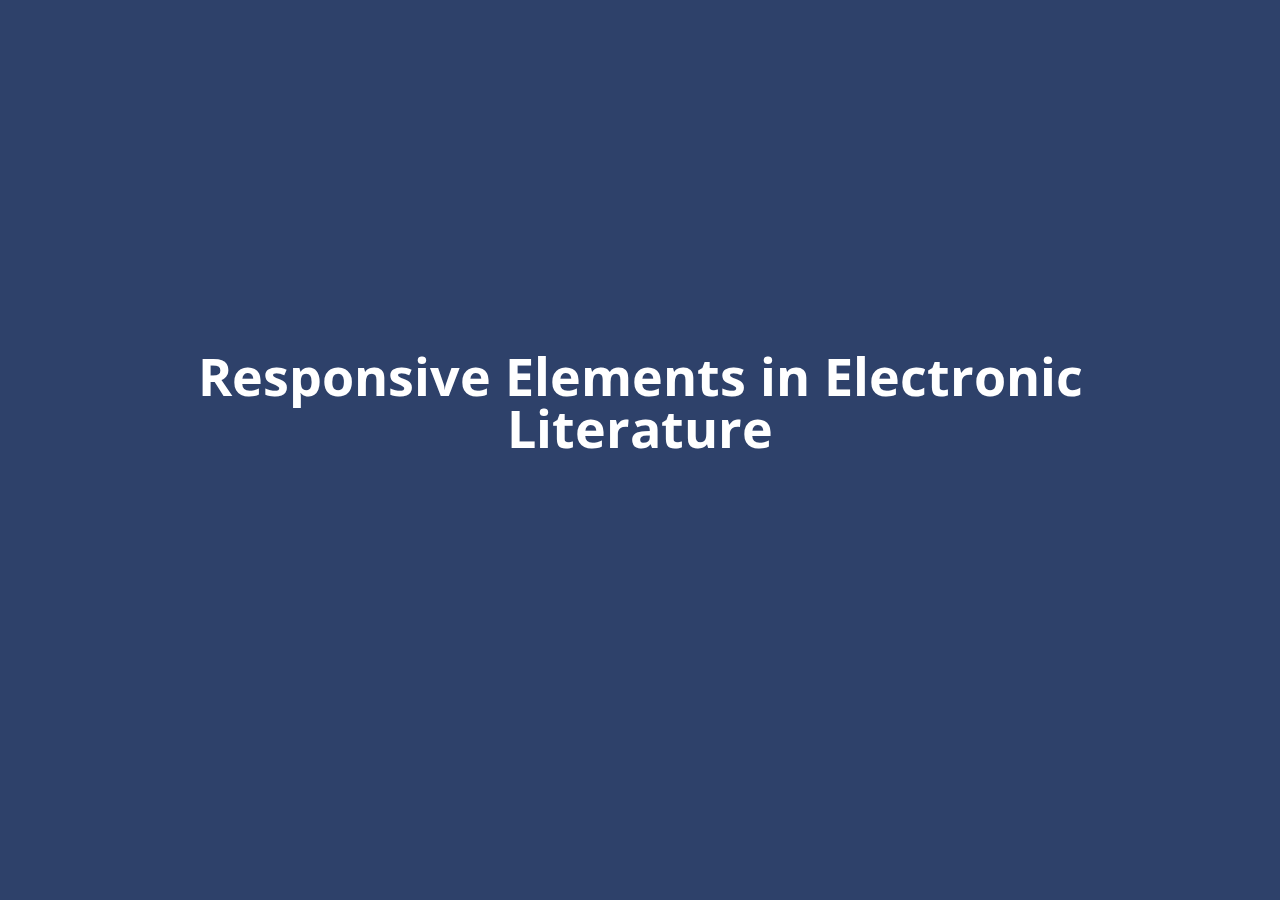
<file: index.html>
<!doctype html>
<html lang="en" class="no-js">
<head>
	<meta charset="UTF-8">
	<meta name="viewport" content="width=device-width, initial-scale=1">

	<link href='https://fonts.googleapis.com/css?family=Open+Sans:300,700,400' rel='stylesheet' type='text/css'>

	<link rel="stylesheet" href="css/reset.css"> <!-- CSS reset -->
	<link rel="stylesheet" href="css/style1.css"> <!-- Resource style -->
	<script src="js/modernizr.js"></script> <!-- Modernizr -->
	<link rel="shortcut icon" type="image/png" href="favicon.ico">
	<title>Responsive Elements in Electronic Literature</title>
</head>
<body>
<section class="cd-intro">
	<div class="cd-intro-content mask">
		<h1 data-content="Responsive Elements in Electronic Literature">Responsive Elements in Electronic Literature</h1>
		<div class="action-wrapper">
			<p>
				<a href="project.html" class="cd-btn main-action">Project</a>
			</p>
		</div>
	</div>
</section>

<script src="js/jquery-2.1.4.js"></script>
<script src="js/main1.js"></script> <!-- Resource jQuery -->
</body>
</html>
</file>
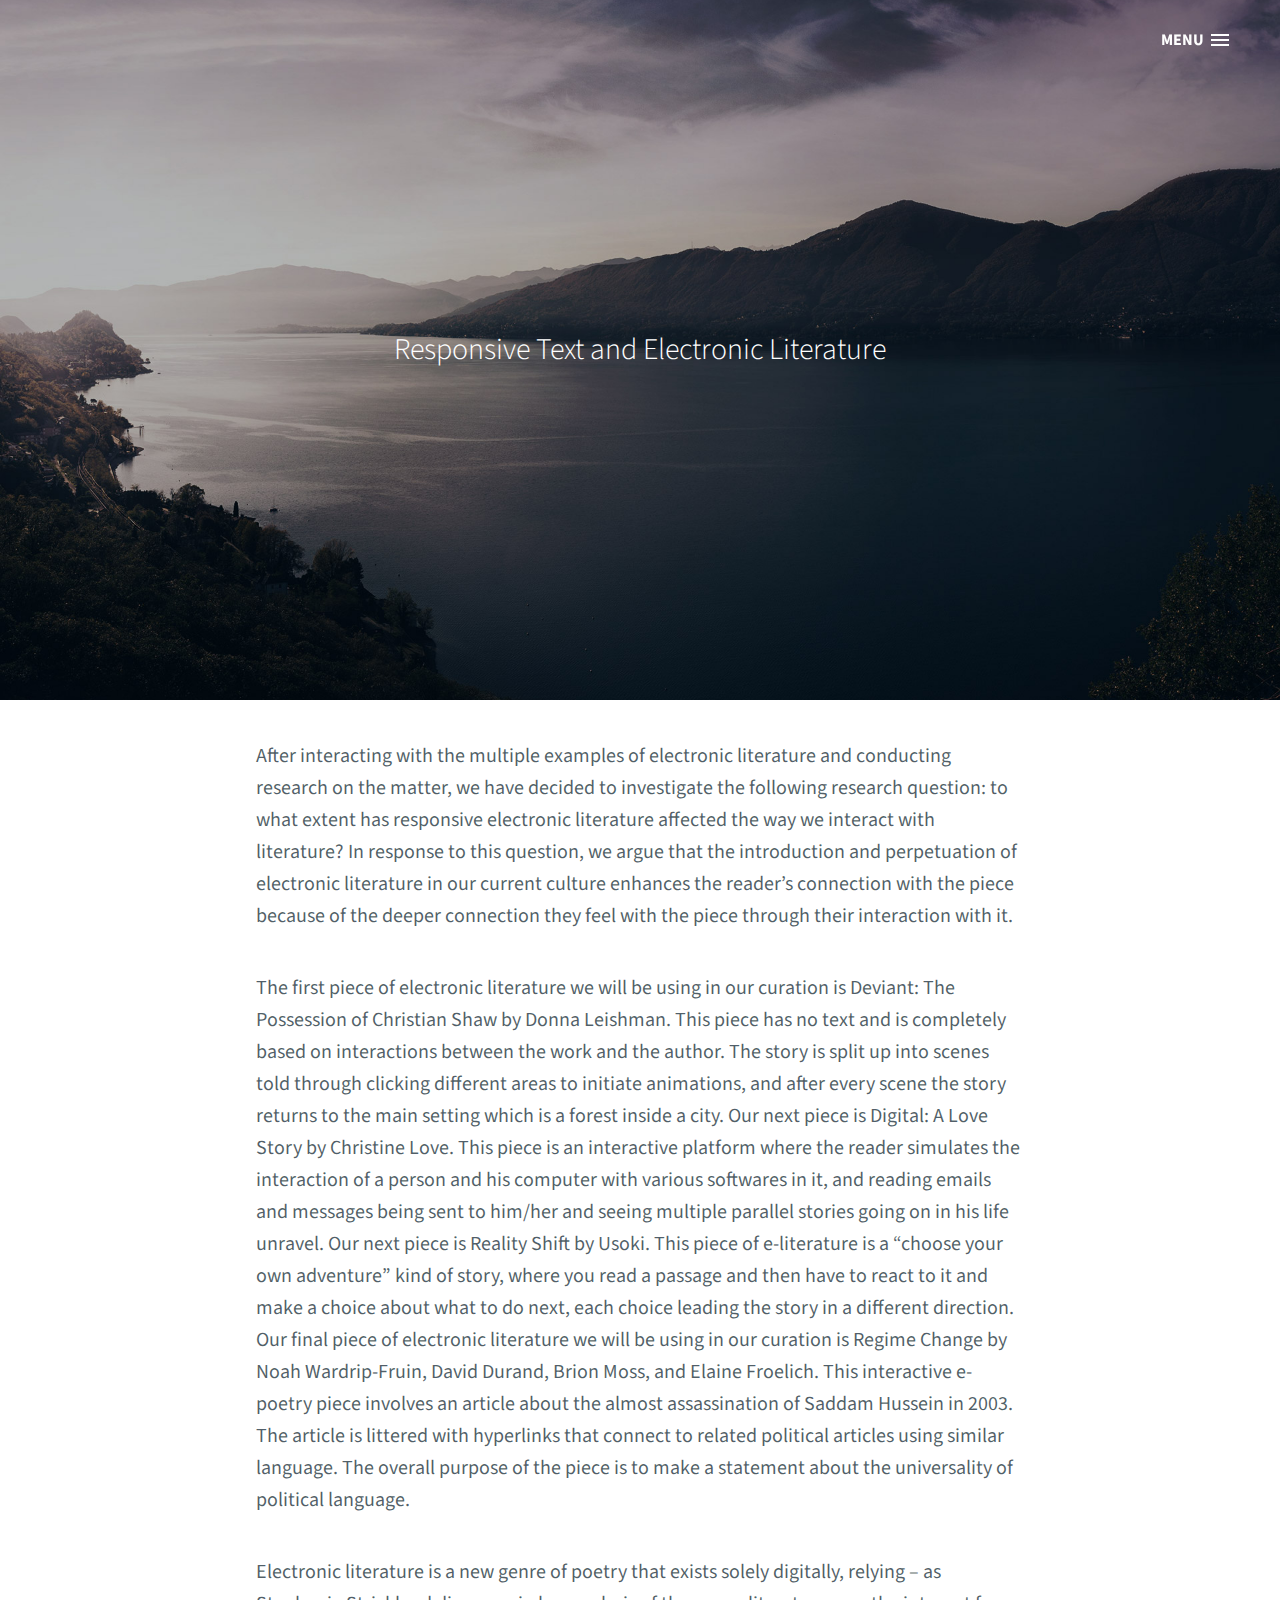
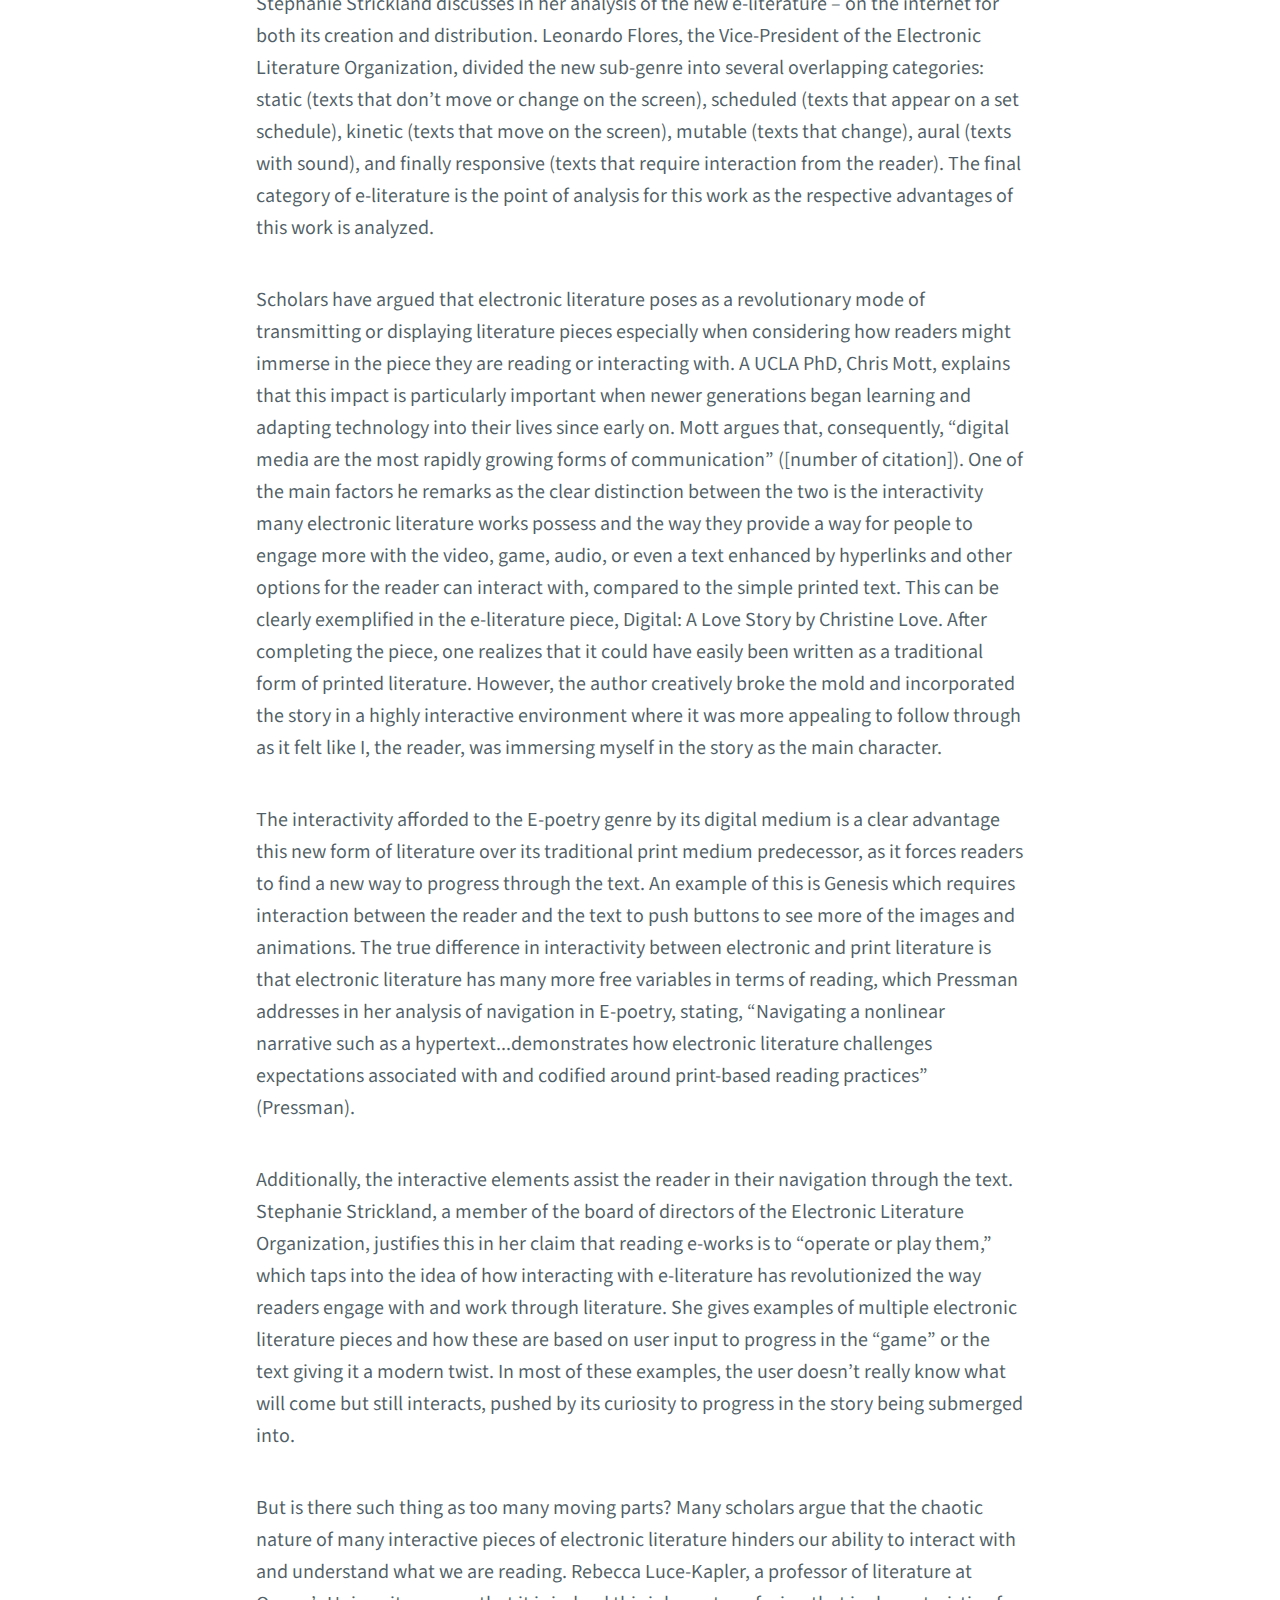
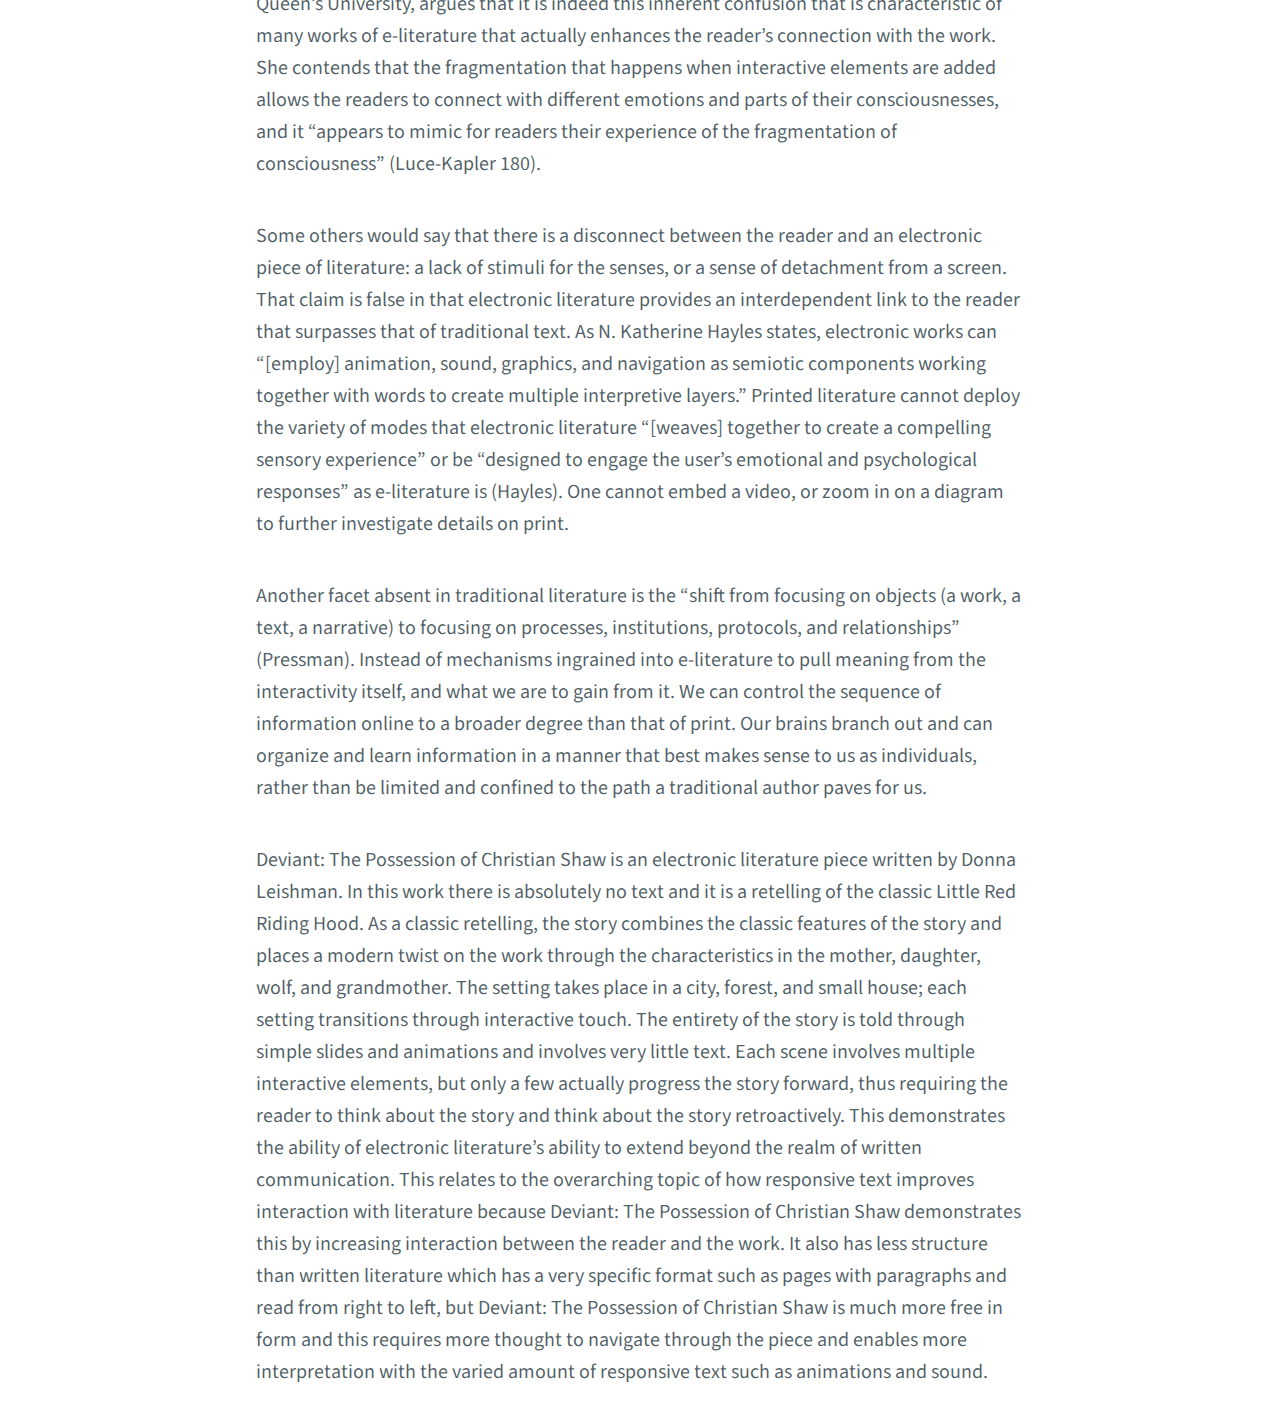
<file: full-screen-pop-out-navigation/index.html>
<!doctype html>
<html lang="en" class="no-js">
<head>
	<meta charset="UTF-8">
	<meta name="viewport" content="width=device-width, initial-scale=1">

	<link href='http://fonts.googleapis.com/css?family=Source+Sans+Pro:300,400,700' rel='stylesheet' type='text/css'>

	<link rel="stylesheet" href="css/reset.css"> <!-- CSS reset -->
	<link rel="stylesheet" href="css/style.css"> <!-- Resource style -->
	<script src="js/modernizr.js"></script> <!-- Modernizr -->

	<title>Electronic Media Project</title>
</head>
<body>
	<header class="cd-header">



		<a class="cd-primary-nav-trigger" href="#0">
			<span class="cd-menu-text">Menu</span><span class="cd-menu-icon"></span>
		</a> <!-- cd-primary-nav-trigger -->
	</header>

	<nav>
		<ul class="cd-primary-nav">
			<li class="cd-label">Works</li>
			<li><a href="work1.html">Piece One</a></li>
			<li><a href="#0">Piece Two</a></li>
			<li><a href="#0">Piece Three</a></li>
			<li><a href="#0">Piece Four</a></li>
			<li><a href="#0">Piece Five</a></li>
		</ul>
	</nav>

	<section class="cd-intro">
		<h1>Responsive Text and Electronic Literature</h1>
	</section>

	<main class="cd-main-content">
		<div class="cd-container">
			<p>
				After interacting with the multiple examples of electronic literature and conducting research on the matter, we have decided to investigate the following research question: to what extent has responsive electronic literature affected the way we interact with literature? In response to this question, we argue that the introduction and perpetuation of electronic literature in our current culture enhances the reader’s connection with the piece because of the deeper connection they feel with the piece through their interaction with it.
			</p>

			<p>
				The first piece of electronic literature we will be using in our curation is Deviant: The Possession of Christian Shaw by Donna Leishman. This piece has no text and is completely based on interactions between the work and the author. The story is split up into scenes told through clicking different areas to initiate animations, and after every scene the story returns to the main setting which is a forest inside a city. Our next piece is Digital: A Love Story by Christine Love. This piece is an interactive platform where the reader simulates the interaction of a person and his computer with various softwares in it, and reading emails and messages being sent to him/her and seeing multiple parallel stories going on in his life unravel. Our next piece is Reality Shift by Usoki. This piece of e-literature is a “choose your own adventure” kind of story, where you read a passage and then have to react to it and make a choice about what to do next, each choice leading the story in a different direction. Our final piece of electronic literature we will be using in our curation is Regime Change by Noah Wardrip-Fruin, David Durand, Brion Moss, and Elaine Froelich. This interactive e-poetry piece involves an article about the almost assassination of Saddam Hussein in 2003. The article is littered with hyperlinks that connect to related political articles using similar language. The overall purpose of the piece is to make a statement about the universality of political language.
			</p>

			<p>
				Electronic literature is a new genre of poetry that exists solely digitally, relying – as Stephanie Strickland discusses in her analysis of the new e-literature – on the internet for both its creation and distribution. Leonardo Flores, the Vice-President of the Electronic Literature Organization, divided the new sub-genre into several overlapping categories: static (texts that don’t move or change on the screen), scheduled (texts that appear on a set schedule), kinetic (texts that move on the screen), mutable (texts that change), aural (texts with sound), and finally responsive (texts that require interaction from the reader). The final category of e-literature is the point of analysis for this work as the respective advantages of this work is analyzed.
			</p>

			<p>
				Scholars have argued that electronic literature poses as a revolutionary mode of transmitting or displaying literature pieces especially when considering how readers might immerse in the piece they are reading or interacting with. A UCLA PhD, Chris Mott, explains that this impact is particularly important when newer generations began learning and adapting technology into their lives since early on. Mott argues that, consequently, “digital media are the most rapidly growing forms of communication” ([number of citation]). One of the main factors he remarks as the clear distinction between the two is the interactivity many electronic literature works possess and the way they provide a way for people to engage more with the video, game, audio, or even a text enhanced by hyperlinks and other options for the reader can interact with, compared to the simple printed text. This can be clearly exemplified in the e-literature piece, Digital: A Love Story by Christine Love.  After completing the piece, one realizes that it could have easily been written as a traditional form of printed literature. However, the author creatively broke the mold and incorporated the story in a highly interactive environment where it was more appealing to follow through as it felt like I, the reader, was immersing myself in the story as the main character.
			</p>

			<p>
				The interactivity afforded to the E-poetry genre by its digital medium is a clear advantage this new form of literature over its traditional print medium predecessor, as it forces readers to find a new way to progress through the text. An example of this is Genesis which requires interaction between the reader and the text to push buttons to see more of the images and animations. The true difference in interactivity between electronic and print literature is that electronic literature has many more free variables in terms of reading, which Pressman addresses in her analysis of navigation in E-poetry, stating, “Navigating a nonlinear narrative such as a hypertext...demonstrates how electronic literature challenges expectations associated with and codified around print-based reading practices” (Pressman).
			</p>

			<p>
				Additionally, the interactive elements assist the reader in their navigation through the text. Stephanie Strickland, a member of the board of directors of the Electronic Literature Organization, justifies this in her claim that reading e-works is to “operate or play them,” which taps into the idea of how interacting with e-literature has revolutionized the way readers engage with and work through literature. She gives examples of multiple electronic literature pieces and how these are based on user input to progress in the “game” or the text giving it a modern twist. In most of these examples, the user doesn’t really know what will come but still interacts, pushed by its curiosity to progress in the story being submerged into.
			</p>
			<p>But is there such thing as too many moving parts? Many scholars argue that the chaotic nature of many interactive pieces of electronic literature hinders our ability to interact with and understand what we are reading. Rebecca Luce-Kapler, a professor of literature at Queen’s University, argues that it is indeed this inherent confusion that is characteristic of many works of e-literature that actually enhances the reader’s connection with the work. She contends that the fragmentation that happens when interactive elements are added allows the readers to connect with different emotions and parts of their consciousnesses, and it “appears to mimic for readers their experience of the fragmentation of consciousness” (Luce-Kapler 180). </p>
			<p>Some others would say that there is a disconnect between the reader and an electronic piece of literature: a lack of stimuli for the senses, or a sense of detachment from a screen. That claim is false in that electronic literature provides an interdependent link to the reader that surpasses that of traditional text. As N. Katherine Hayles states, electronic works can “[employ] animation, sound, graphics, and navigation as semiotic components working together with words to create multiple interpretive layers.” Printed literature cannot deploy the variety of modes that electronic literature “[weaves] together to create a compelling sensory experience” or be “designed to engage the user’s emotional and psychological responses” as e-literature is (Hayles). One cannot embed a video, or zoom in on a diagram to further investigate details on print.</p>
			<p>Another facet absent in traditional literature is the “shift from focusing on objects (a work, a text, a narrative) to focusing on processes, institutions, protocols, and relationships” (Pressman). Instead of mechanisms ingrained into e-literature to pull meaning from the interactivity itself, and what we are to gain from it. We can control the sequence of information online to a broader degree than that of print. Our brains branch out and can organize and learn information in a manner that best makes sense to us as individuals, rather than be limited and confined to the path a traditional author paves for us.</p>
			<p>Deviant: The Possession of Christian Shaw is an electronic literature piece written by Donna Leishman. In this work there is absolutely no text and it is a retelling of the classic Little Red Riding Hood. As a classic retelling, the story combines the classic features of the story and places a modern twist on the work through the characteristics in the mother, daughter, wolf, and grandmother. The setting takes place in a city, forest, and small house; each setting transitions through interactive touch. The entirety of the story is told through simple slides and animations and involves very little text. Each scene involves multiple interactive elements, but only a few actually progress the story forward, thus requiring the reader to think about the story and think about the story retroactively. This demonstrates the ability of electronic literature’s ability to extend beyond the realm of written communication. This relates to the overarching topic of how responsive text improves interaction with literature because Deviant: The Possession of Christian Shaw demonstrates this by increasing interaction between the reader and the work. It also has less structure than written literature which has a very specific format such as pages with paragraphs and read from right to left, but Deviant: The Possession of Christian Shaw is much more free in form and this requires more thought to navigate through the piece and enables more interpretation with the varied amount of responsive text such as animations and sound.
      </p>
		</div>
	</main>
<script src="js/jquery-2.1.1.js"></script>
<script src="js/main.js"></script> <!-- Resource jQuery -->
</body>
</html>
</file>
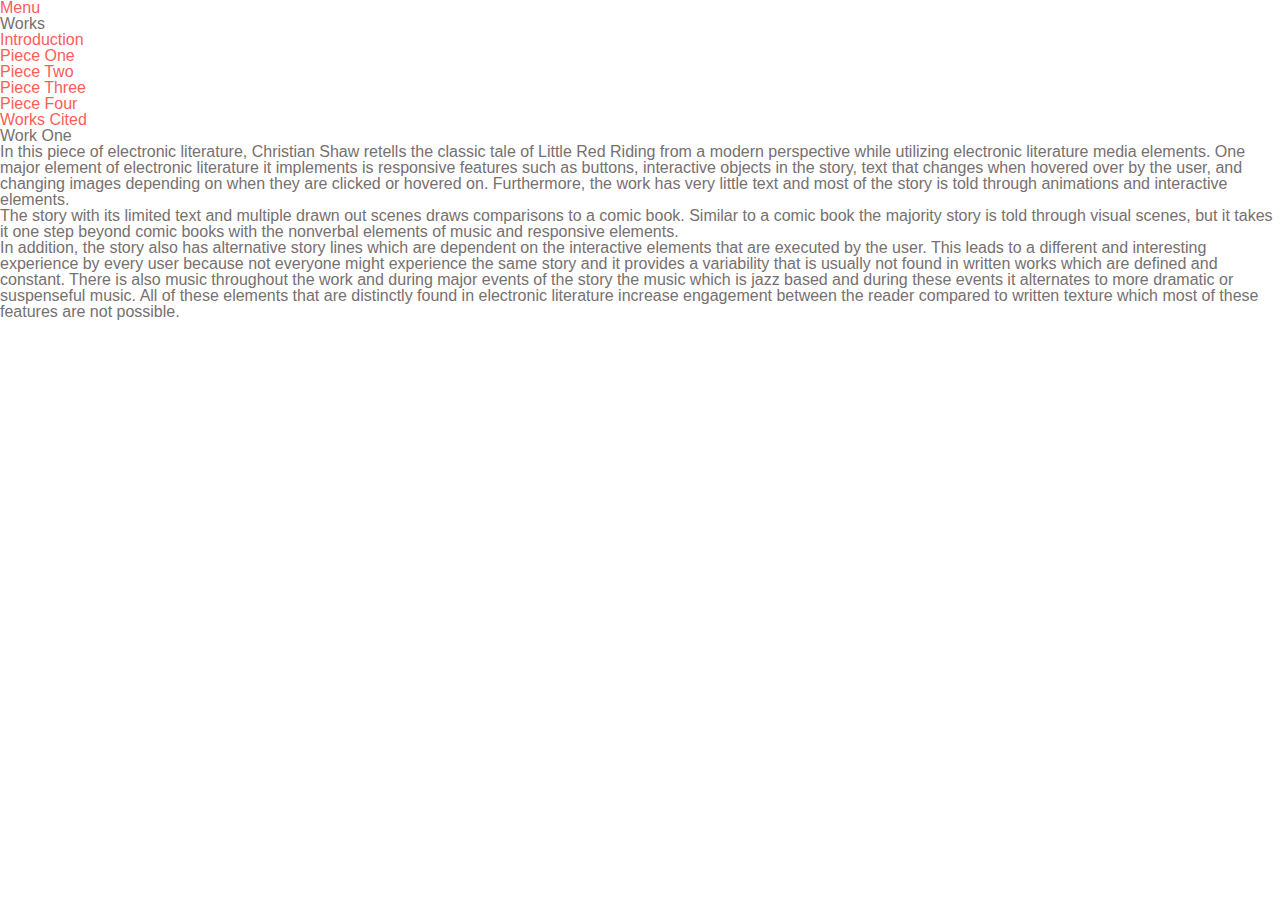
<file: work1.html>
<!doctype html>
<html lang="en" class="no-js">
<head>
	<meta charset="UTF-8">
	<meta name="viewport" content="width=device-width, initial-scale=1">

	<link href='http://fonts.googleapis.com/css?family=Source+Sans+Pro:300,400,700' rel='stylesheet' type='text/css'>

	<link rel="stylesheet" href="css/reset.css"> <!-- CSS reset -->
	<link rel="stylesheet" href="css/style.css"> <!-- Resource style -->
	<script src="js/modernizr.js"></script> <!-- Modernizr -->

	<title>Electronic Media Project</title>
</head>
<body>
	<header class="cd-header">



		<a class="cd-primary-nav-trigger" href="#0">
			<span class="cd-menu-text">Menu</span><span class="cd-menu-icon"></span>
		</a> <!-- cd-primary-nav-trigger -->
	</header>

	<nav>
		<ul class="cd-primary-nav">
			<li class="cd-label">Works</li>
			<li><a href="index.html">Introduction</a></li>
			<li><a href="work1.html">Piece One</a></li>
			<li><a href="work2.html">Piece Two</a></li>
			<li><a href="work3.html">Piece Three</a></li>
			<li><a href="work4.html">Piece Four</a></li>
			<li><a href="workCited.html">Works Cited</a></li>
		</ul>
	</nav>

	<section id = "index1" class="cd-intro" >
		<h1>Work One</h1>
	</section>

	<main class="cd-main-content">
		<div class="cd-container">
			<p>In this piece of electronic literature, Christian Shaw retells the classic tale of Little Red Riding from a modern perspective while utilizing electronic literature media elements. One major element of electronic literature it implements is responsive features such as buttons, interactive objects in the story, text that changes when hovered over by the user, and changing images depending on when they are clicked or hovered on. Furthermore, the work has very little text and most of the story is told through animations and interactive elements.
			</p>
			<p>The story with its limited text and multiple drawn out scenes draws comparisons to a comic book. Similar to a comic book the majority story is told through visual scenes, but it takes it one step beyond comic books with the nonverbal elements of music and responsive elements. </p>
			<p>In addition, the story also has alternative story lines which are dependent on the interactive elements that are executed by the user. This leads to a different and interesting experience by every user because not everyone might experience the same story and it provides a variability that is usually not found in written works which are defined and constant. There is also music throughout the work and during major events of the story the music which is jazz based and during these events it alternates to more dramatic or suspenseful music. All of these elements that are distinctly found in electronic literature increase engagement between the reader compared to written texture which most of these features are not possible. </p>
		</div>
	</main>
<script src="js/jquery-2.1.1.js"></script>
<script src="js/main.js"></script> <!-- Resource jQuery -->
</body>
</html>
</file>
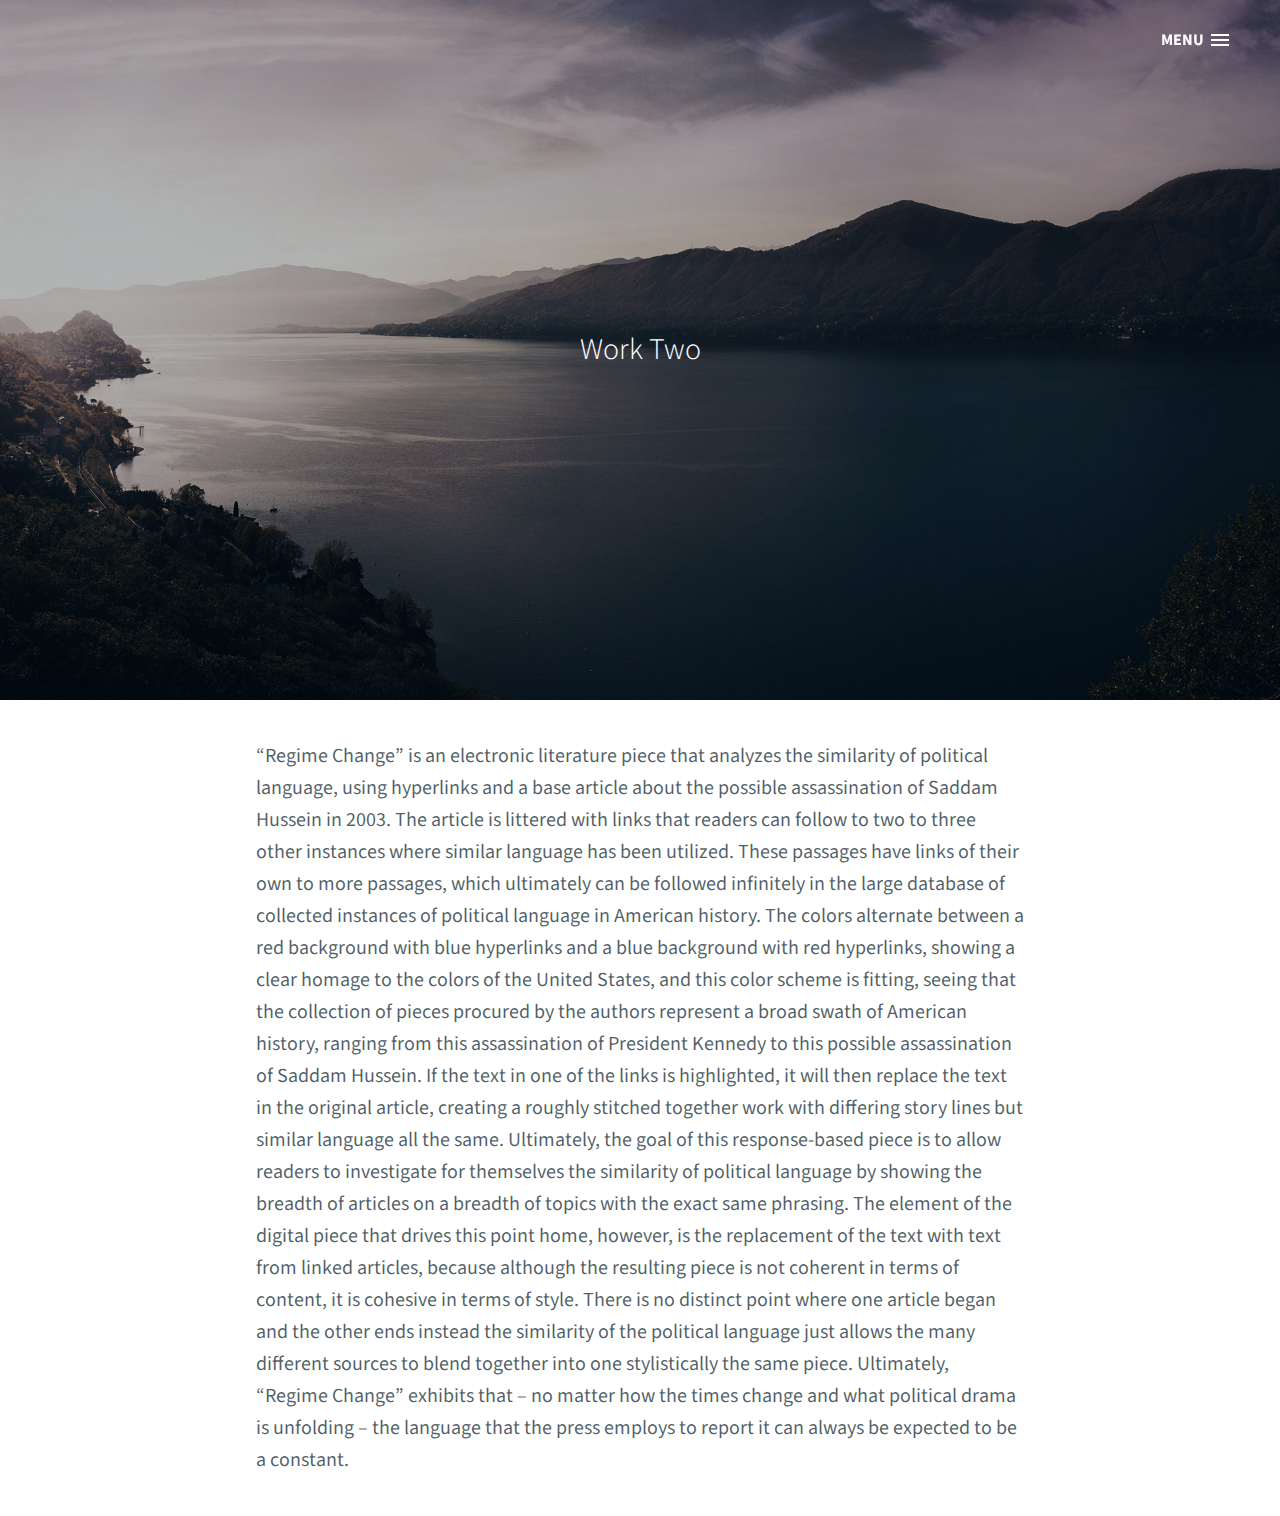
<file: work2.html>
<!doctype html>
<html lang="en" class="no-js">
<head>
	<meta charset="UTF-8">
	<meta name="viewport" content="width=device-width, initial-scale=1">

	<link href='http://fonts.googleapis.com/css?family=Source+Sans+Pro:300,400,700' rel='stylesheet' type='text/css'>

	<link rel="stylesheet" href="css/reset.css"> <!-- CSS reset -->
	<link rel="stylesheet" href="css/style_intro.css"> <!-- Resource style -->
	<script src="js/modernizr.js"></script> <!-- Modernizr -->

	<title>Electronic Media Project</title>
</head>
<body>
	<header class="cd-header">



		<a class="cd-primary-nav-trigger" href="#0">
			<span class="cd-menu-text">Menu</span><span class="cd-menu-icon"></span>
		</a> <!-- cd-primary-nav-trigger -->
	</header>

	<nav>
		<ul class="cd-primary-nav">
			<li class="cd-label">Works</li>
			<li><a href="index.html">Introduction</a></li>
			<li><a href="work1.html">Piece One</a></li>
			<li><a href="work2.html">Piece Two</a></li>
			<li><a href="work3.html">Piece Three</a></li>
			<li><a href="work4.html">Piece Four</a></li>
			<li><a href="workCited.html">Works Cited</a></li>
		</ul>
	</nav>

	<section id = "index1" class="cd-intro" >
		<h1>Work Two</h1>
	</section>

	<main class="cd-main-content">
		<div class="cd-container">
			<p>“Regime Change” is an electronic literature piece that analyzes the similarity of political language, using hyperlinks and a base article about the possible assassination of Saddam Hussein in 2003. The article is littered with links that readers can follow to two to three other instances where similar language has been utilized. These passages have links of their own to more passages, which ultimately can be followed infinitely in the large database of collected instances of political language in American history. The colors alternate between a red background with blue hyperlinks and a blue background with red hyperlinks, showing a clear homage to the colors of the United States, and this color scheme is fitting, seeing that the collection of pieces procured by the authors represent a broad swath of American history, ranging from this assassination of President Kennedy to this possible assassination of Saddam Hussein. If the text in one of the links is highlighted, it will then replace the text in the original article, creating a roughly stitched together work with differing story lines but similar language all the same. Ultimately, the goal of this response-based piece is to allow readers to investigate for themselves the similarity of political language by showing the breadth of articles on a breadth of topics with the exact same phrasing. The element of the digital piece that drives this point home, however, is the replacement of the text with text from linked articles, because although the resulting piece is not coherent in terms of content, it is cohesive in terms of style. There is no distinct point where one article began and the other ends instead the similarity of the political language just allows the many different sources to blend together into one stylistically the same piece. Ultimately, “Regime Change” exhibits that – no matter how the times change and what political drama is unfolding – the language that the press employs to report it can always be expected to be a constant.
			</p>
		</div>
	</main>
<script src="js/jquery-2.1.1.js"></script>
<script src="js/main.js"></script> <!-- Resource jQuery -->
</body>
</html>
</file>
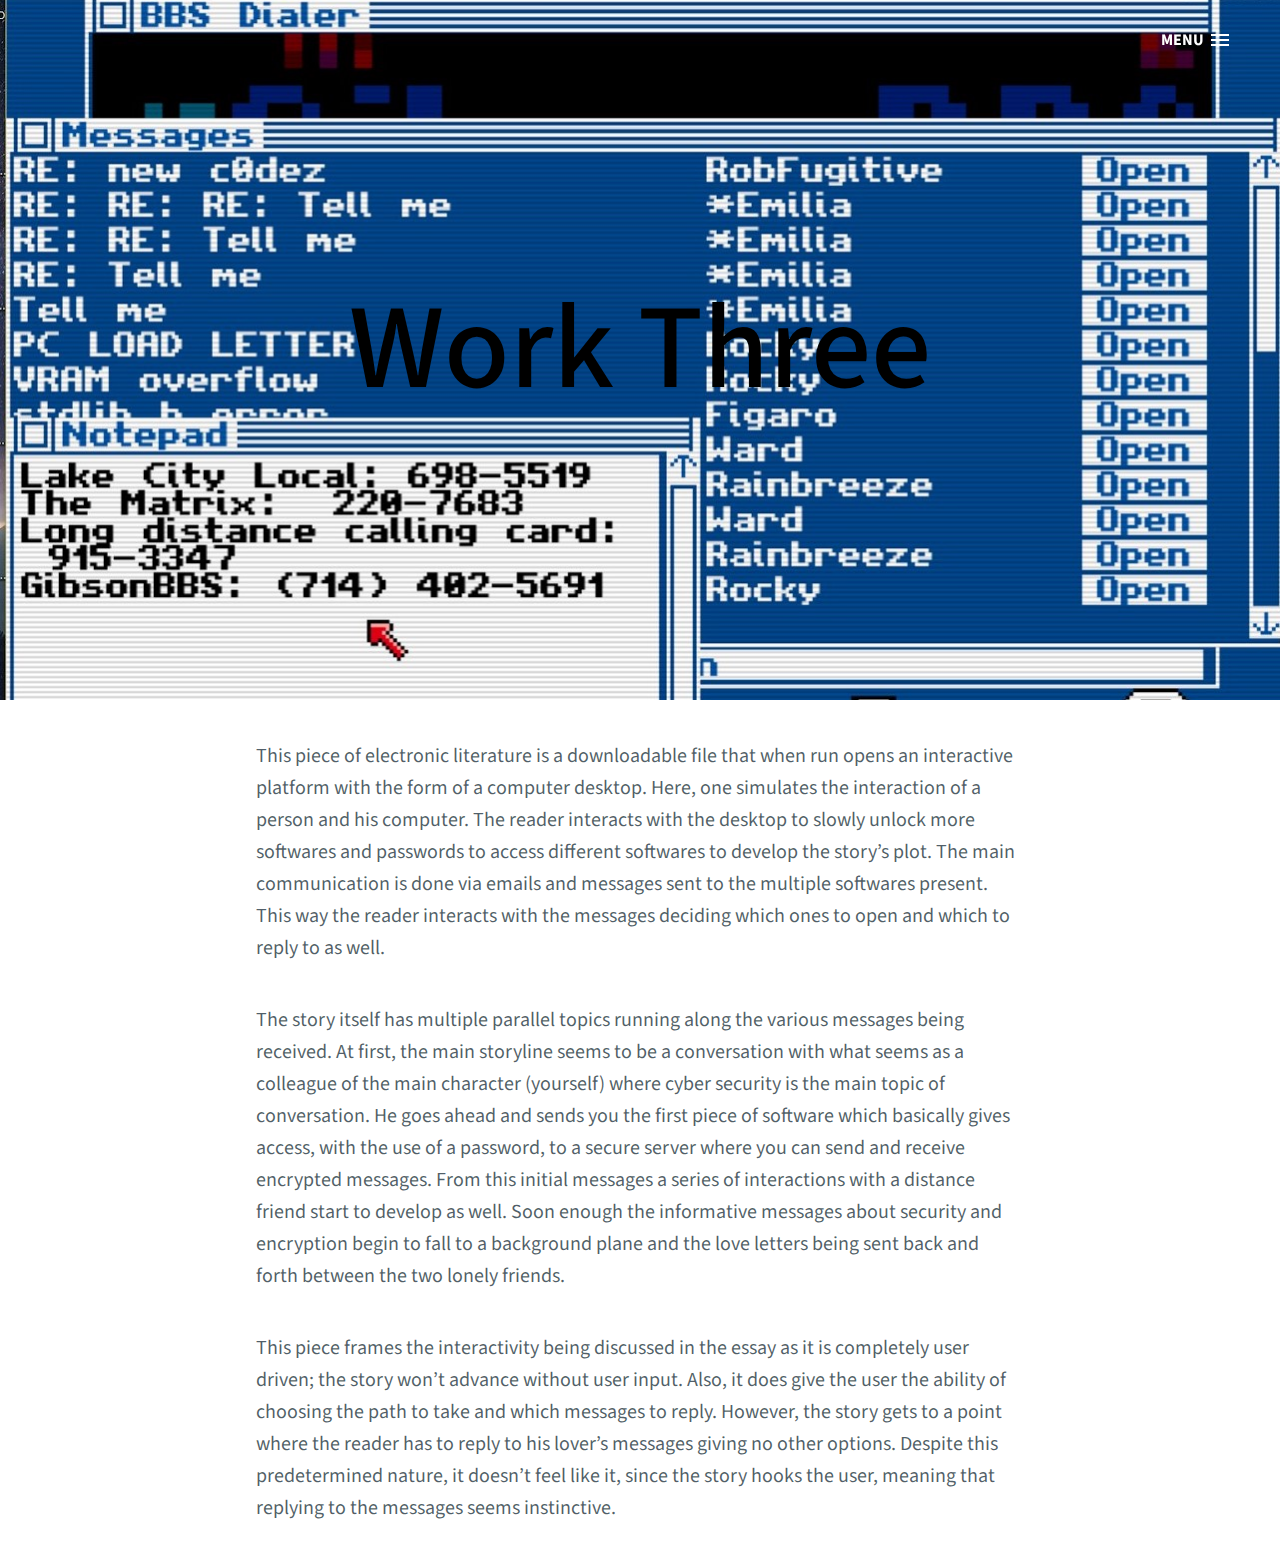
<file: work3.html>
<!doctype html>
<html lang="en" class="no-js">
<head>
	<meta charset="UTF-8">
	<meta name="viewport" content="width=device-width, initial-scale=1">

	<link href='http://fonts.googleapis.com/css?family=Source+Sans+Pro:300,400,700' rel='stylesheet' type='text/css'>

	<link rel="stylesheet" href="css/reset.css"> <!-- CSS reset -->
	<link rel="stylesheet" href="css/style3.css"> <!-- Resource style -->
	<script src="js/modernizr.js"></script> <!-- Modernizr -->

	<title>Electronic Media Project</title>
</head>
<body>
	<header class="cd-header">



		<a class="cd-primary-nav-trigger" href="#0">
			<span class="cd-menu-text">Menu</span><span class="cd-menu-icon"></span>
		</a> <!-- cd-primary-nav-trigger -->
	</header>

	<nav>
		<ul class="cd-primary-nav">
			<li class="cd-label">Works</li>
			<li><a href="index.html">Introduction</a></li>
			<li><a href="work1.html">Piece One</a></li>
			<li><a href="work2.html">Piece Two</a></li>
			<li><a href="work3.html">Piece Three</a></li>
			<li><a href="work4.html">Piece Four</a></li>
			<li><a href="workCited.html">Works Cited</a></li>
		</ul>
	</nav>

	<section id = "index1" class="cd-intro" >
		<h1>Work Three</h1>
	</section>

	<main class="cd-main-content">
		<div class="cd-container">
			<p>This piece of electronic literature is a downloadable file that when run opens an interactive platform with the form of a computer desktop. Here, one simulates the interaction of a person and his computer. The reader interacts with the desktop to slowly unlock more softwares and passwords to access different softwares to develop the story’s plot. The main communication is done via emails and messages sent to the multiple softwares present. This way the reader interacts with the messages deciding which ones to open and which to reply to as well.
			</p>
			<p>The story itself has multiple parallel topics running along the various messages being received. At first, the main storyline seems to be a conversation with what seems as a colleague of the main character (yourself) where cyber security is the main topic of conversation. He goes ahead and sends you the first piece of software which basically gives access, with the use of a password, to a secure server where you can send and receive encrypted messages. From this initial messages a series of interactions with a distance friend start to develop as well. Soon enough the informative messages about security and encryption begin to fall to a background plane and the love letters being sent back and forth between the two lonely friends.
			</p>
			<p>This piece frames the interactivity being discussed in the essay as it is completely user driven; the story won’t advance without user input. Also, it does give the user the ability of choosing the path to take and which messages to reply. However, the story gets to a point where the reader has to reply to his lover’s messages giving no other options. Despite this predetermined nature, it doesn’t feel like it, since the story hooks the user, meaning that replying to the messages seems instinctive.
			</p>
		</div>
	</main>
<script src="js/jquery-2.1.1.js"></script>
<script src="js/main.js"></script> <!-- Resource jQuery -->
</body>
</html>
</file>
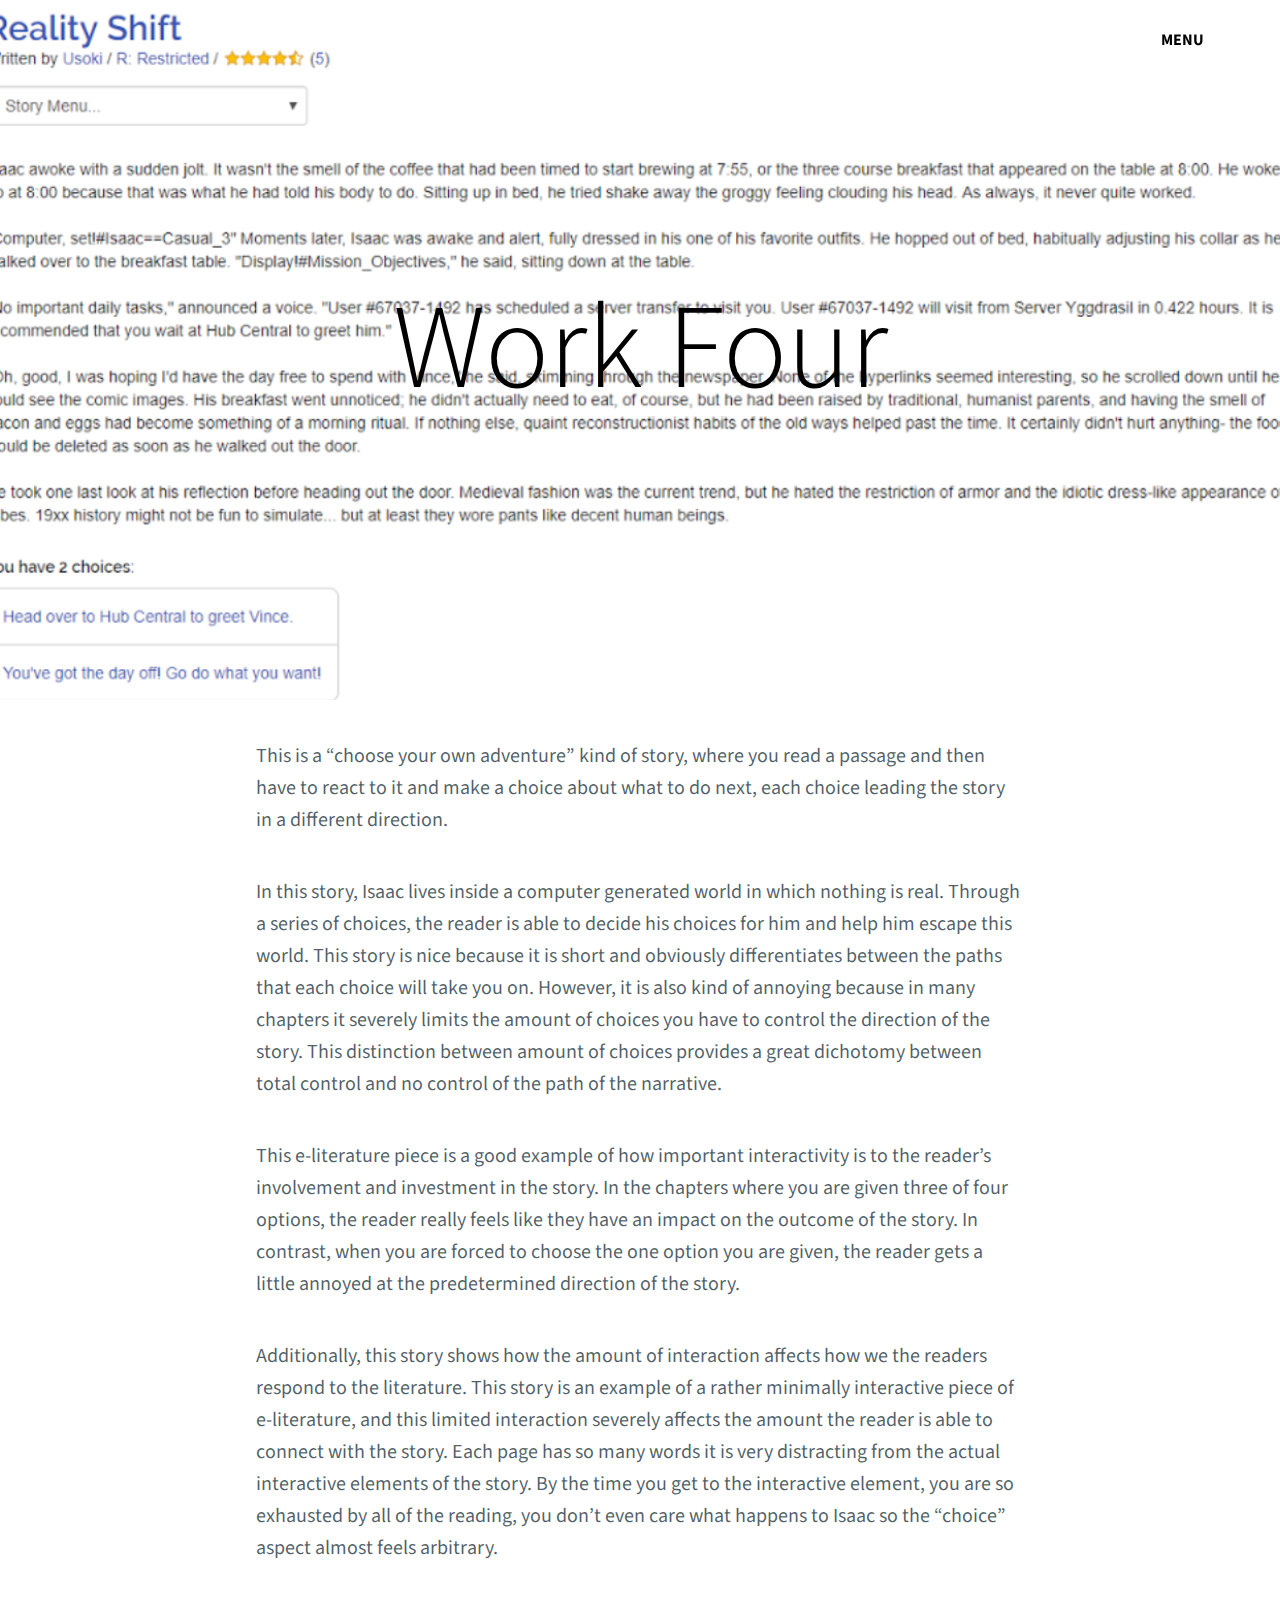
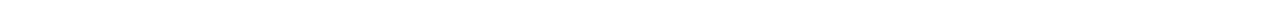
<file: work4.html>
<!doctype html>
<html lang="en" class="no-js">
<head>
	<meta charset="UTF-8">
	<meta name="viewport" content="width=device-width, initial-scale=1">

	<link href='http://fonts.googleapis.com/css?family=Source+Sans+Pro:300,400,700' rel='stylesheet' type='text/css'>

	<link rel="stylesheet" href="css/reset.css"> <!-- CSS reset -->
	<link rel="stylesheet" href="css/style4.css"> <!-- Resource style -->
	<script src="js/modernizr.js"></script> <!-- Modernizr -->

	<title>Electronic Media Project</title>
</head>
<body>
	<header class="cd-header">



		<a class="cd-primary-nav-trigger" href="#0">
			<span class="cd-menu-text">Menu</span><span class="cd-menu-icon"></span>
		</a> <!-- cd-primary-nav-trigger -->
	</header>

	<nav>
		<ul class="cd-primary-nav">
			<li class="cd-label">Works</li>
			<li><a href="index.html">Introduction</a></li>
			<li><a href="work1.html">Piece One</a></li>
			<li><a href="work2.html">Piece Two</a></li>
			<li><a href="work3.html">Piece Three</a></li>
			<li><a href="work4.html">Piece Four</a></li>
			<li><a href="workCited.html">Works Cited</a></li>
		</ul>
	</nav>

	<section id = "index1" class="cd-intro" >
		<h1>Work Four</h1>
	</section>

	<main class="cd-main-content">
		<div class="cd-container">
			<p>This is a “choose your own adventure” kind of story, where you read a passage and then have to react to it and make a choice about what to do next, each choice leading the story in a different direction.
			</p>
			<p>In this story, Isaac lives inside a computer generated world in which nothing is real. Through a series of choices, the reader is able to decide his choices for him and help him escape this world. This story is nice because it is short and obviously differentiates between the paths that each choice will take you on. However, it is also kind of annoying because in many chapters it severely limits the amount of choices you have to control the direction of the story. This distinction between amount of choices provides a great dichotomy between total control and no control of the path of the narrative.
			</p>
			<p>This e-literature piece is a good example of how important interactivity is to the reader’s involvement and investment in the story. In the chapters where you are given three of four options, the reader really feels like they have an impact on the outcome of the story. In contrast, when you are forced to choose the one option you are given, the reader gets a little annoyed at the predetermined direction of the story.
			</p>
			<p>
				Additionally, this story shows how the amount of interaction affects how we the readers respond to the literature. This story is an example of a rather minimally interactive piece of e-literature, and this limited interaction severely affects the amount the reader is able to connect with the story. Each page has so many words it is very distracting from the actual interactive elements of the story. By the time you get to the interactive element, you are so exhausted by all of the reading, you don’t even care what happens to Isaac so the “choice” aspect almost feels arbitrary.
			</p>
		</div>
	</main>
<script src="js/jquery-2.1.1.js"></script>
<script src="js/main.js"></script> <!-- Resource jQuery -->
</body>
</html>
</file>
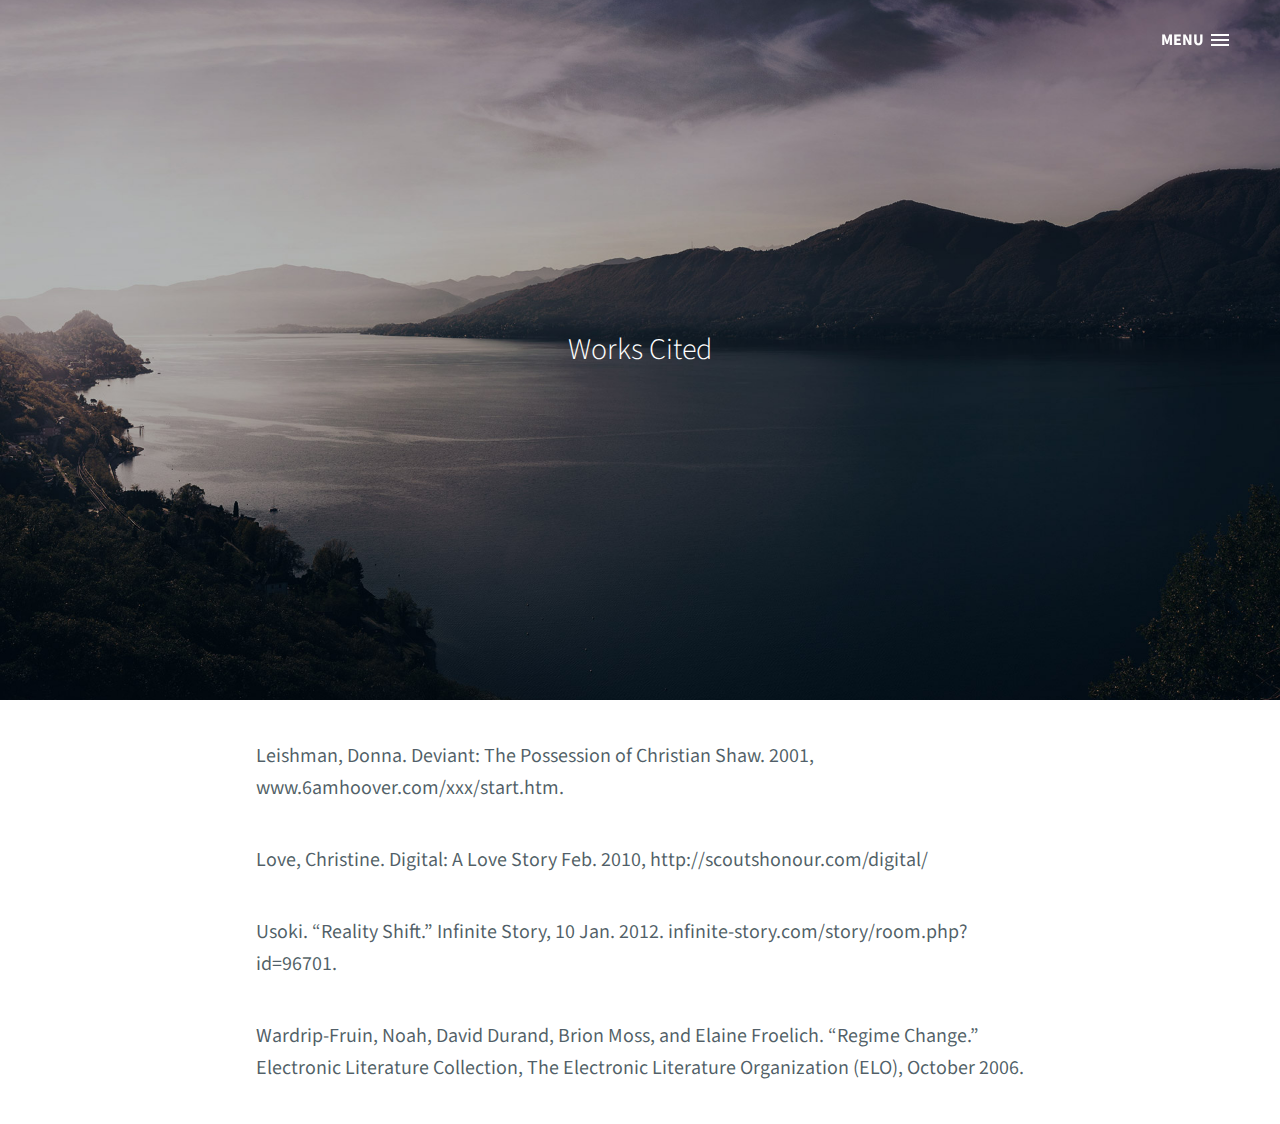
<file: workCited.html>
<!doctype html>
<html lang="en" class="no-js">
<head>
	<meta charset="UTF-8">
	<meta name="viewport" content="width=device-width, initial-scale=1">

	<link href='http://fonts.googleapis.com/css?family=Source+Sans+Pro:300,400,700' rel='stylesheet' type='text/css'>

	<link rel="stylesheet" href="css/reset.css"> <!-- CSS reset -->
	<link rel="stylesheet" href="css/style_intro.css"> <!-- Resource style -->
	<script src="js/modernizr.js"></script> <!-- Modernizr -->

	<title>Electronic Media Project</title>
</head>
<body>
	<header class="cd-header">



		<a class="cd-primary-nav-trigger" href="#0">
			<span class="cd-menu-text">Menu</span><span class="cd-menu-icon"></span>
		</a> <!-- cd-primary-nav-trigger -->
	</header>

	<nav>
		<ul class="cd-primary-nav">
			<li class="cd-label">Works</li>
			<li><a href="index.html">Introduction</a></li>
			<li><a href="work1.html">Piece One</a></li>
			<li><a href="work2.html">Piece Two</a></li>
			<li><a href="work3.html">Piece Three</a></li>
			<li><a href="work4.html">Piece Four</a></li>
			<li><a href="workCited.html">Works Cited</a></li>
		</ul>
	</nav>

	<section class="cd-intro">
		<h1>Works Cited</h1>
	</section>

	<main class="cd-main-content">
		<div class="cd-container">
			<p>Leishman, Donna. Deviant: The Possession of Christian Shaw. 2001, www.6amhoover.com/xxx/start.htm.
</p>
		<p> Love, Christine. Digital: A Love Story Feb. 2010, http://scoutshonour.com/digital/
</p>
<p>Usoki. “Reality Shift.” Infinite Story, 10 Jan. 2012. infinite-story.com/story/room.php?id=96701.</p>
<p>Wardrip-Fruin, Noah, David Durand, Brion Moss, and Elaine Froelich. “Regime Change.”  Electronic Literature Collection, The Electronic Literature Organization (ELO), October 2006. </p>

		</div>
	</main>
<script src="js/jquery-2.1.1.js"></script>
<script src="js/main.js"></script> <!-- Resource jQuery -->
</body>
</html>
</file>
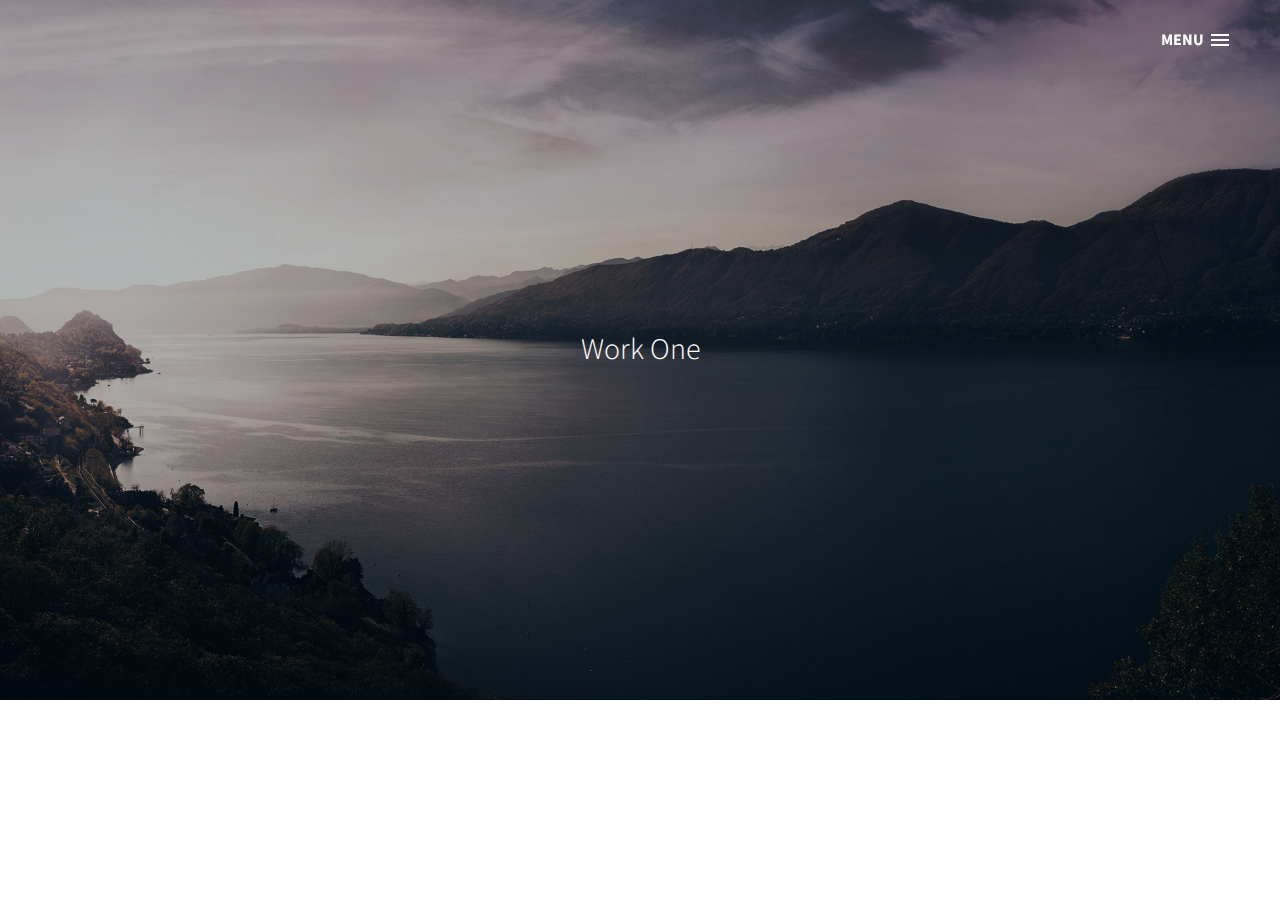
<file: full-screen-pop-out-navigation/work1.html>
<!doctype html>
<html lang="en" class="no-js">
<head>
	<meta charset="UTF-8">
	<meta name="viewport" content="width=device-width, initial-scale=1">

	<link href='http://fonts.googleapis.com/css?family=Source+Sans+Pro:300,400,700' rel='stylesheet' type='text/css'>

	<link rel="stylesheet" href="css/reset.css"> <!-- CSS reset -->
	<link rel="stylesheet" href="css/style.css"> <!-- Resource style -->
	<script src="js/modernizr.js"></script> <!-- Modernizr -->

	<title>Electronic Media Project</title>
</head>
<body>
	<header class="cd-header">



		<a class="cd-primary-nav-trigger" href="#0">
			<span class="cd-menu-text">Menu</span><span class="cd-menu-icon"></span>
		</a> <!-- cd-primary-nav-trigger -->
	</header>

	<nav>
		<ul class="cd-primary-nav">
			<li class="cd-label">Works</li>
			<li><a href="#0">Piece One</a></li>
			<li><a href="#0">Piece Two</a></li>
			<li><a href="#0">Piece Three</a></li>
			<li><a href="#0">Piece Four</a></li>
			<li><a href="#0">Piece Five</a></li>
		</ul>
	</nav>

	<section class="cd-intro">
		<h1>Work One</h1>
	</section>

	<main class="cd-main-content">
		<div class="cd-container">

		</div>
	</main>
<script src="js/jquery-2.1.1.js"></script>
<script src="js/main.js"></script> <!-- Resource jQuery -->
</body>
</html>
</file>
<file: css/style1.css>
/* -------------------------------- 

Primary style

-------------------------------- */
*, *::after, *::before {
  box-sizing: border-box;
}

html {
  font-size: 62.5%;
}

body {
  font-size: 1.6rem;
  font-family: "Open Sans", sans-serif;
  color: #040404;
  background-color: #ffffff;
}

a {
  color: #2e416a;
  text-decoration: none;
}

/* -------------------------------- 

General Style

-------------------------------- */
.cd-intro {
  position: relative;
  height: 100vh;
  width: 100%;
  /* vertically align its content */
  display: table;
  background: #2e416a;
  overflow: hidden;
}

.cd-intro-content {
  /* vertically align inside its parent */
  display: table-cell;
  vertical-align: middle;
  text-align: center;
  padding: 0 5%;
  background: #2e416a;
  -webkit-font-smoothing: antialiased;
  -moz-osx-font-smoothing: grayscale;
}
.cd-intro-content h1 {
  font-size: 2.4rem;
  color: #ffffff;
}
.cd-intro-content p {
  font-size: 1.4rem;
  font-weight: 700;
  line-height: 1.4;
  margin: 1em 0;
  color: #6d7a97;
}
.cd-intro-content .action-wrapper {
  display: inline-block;
}
.cd-intro-content .action-wrapper::after {
  clear: both;
  content: "";
  display: table;
}
.cd-intro-content .action-wrapper > * {
  float: left;
}
@media only screen and (min-width: 768px) {
  .cd-intro-content h1 {
    font-size: 5.2rem;
    font-weight: 300;
  }
  .cd-intro-content p {
    font-size: 1.6rem;
    margin: 1.5em 0 1.9em;
  }
}

.cd-btn {
  display: inline-block;
  padding: 1.2em 1.4em;
  font-size: 1.3rem;
  color: #ffffff;
  text-transform: uppercase;
  font-weight: bold;
  letter-spacing: 1px;
  background-color: #202e4a;
  border-radius: .25em;
  margin-right: 1.5em;
}
.cd-btn:nth-of-type(2) {
  margin-right: 0;
}
.cd-btn.main-action {
  background-color: #fb5e58;
}
@media only screen and (min-width: 480px) {
  .cd-btn {
    padding: 1.2em 1.6em;
  }
}
@media only screen and (min-width: 768px) {
  .cd-btn {
    padding: 1.4em 1.8em;
  }
}

.cd-intro-content h1,
.cd-intro-content h1 span,
.cd-intro-content p,
.cd-intro-content .cd-btn {
  opacity: 0;
  -webkit-animation-duration: 0.8s;
  -moz-animation-duration: 0.8s;
  animation-duration: 0.8s;
  -webkit-animation-delay: 0.3s;
  -moz-animation-delay: 0.3s;
  animation-delay: 0.3s;
  -webkit-animation-fill-mode: forwards;
  -moz-animation-fill-mode: forwards;
  animation-fill-mode: forwards;
}
.no-cssanimations .cd-intro-content h1, .no-cssanimations
.cd-intro-content h1 span, .no-cssanimations
.cd-intro-content p, .no-cssanimations
.cd-intro-content .cd-btn {
  opacity: 1;
}

/* -------------------------------- 

Bouncy 

-------------------------------- */
.bouncy.cd-intro-content h1 {
  -webkit-animation-name: cd-bounce-right;
  -moz-animation-name: cd-bounce-right;
  animation-name: cd-bounce-right;
}

.bouncy.cd-intro-content p {
  -webkit-animation-name: cd-bounce-left;
  -moz-animation-name: cd-bounce-left;
  animation-name: cd-bounce-left;
}

.bouncy.cd-intro-content h1,
.bouncy.cd-intro-content p {
  -webkit-animation-duration: 0.6s;
  -moz-animation-duration: 0.6s;
  animation-duration: 0.6s;
}

.bouncy.cd-intro-content .cd-btn {
  -webkit-animation-name: cd-bounce-rotate;
  -moz-animation-name: cd-bounce-rotate;
  animation-name: cd-bounce-rotate;
}

.bouncy.cd-intro-content .cd-btn {
  -webkit-animation-duration: 0.5s;
  -moz-animation-duration: 0.5s;
  animation-duration: 0.5s;
}

.bouncy.cd-intro-content .cd-btn.main-action {
  -webkit-animation-delay: 0.4s;
  -moz-animation-delay: 0.4s;
  animation-delay: 0.4s;
}

@-webkit-keyframes cd-bounce-right {
  0% {
    opacity: .2;
    -webkit-transform: translateX(-200px);
  }
  60% {
    opacity: .7;
    -webkit-transform: translateX(15px);
  }
  100% {
    opacity: 1;
    -webkit-transform: translateX(0);
  }
}
@-moz-keyframes cd-bounce-right {
  0% {
    opacity: .2;
    -moz-transform: translateX(-200px);
  }
  60% {
    opacity: .7;
    -moz-transform: translateX(15px);
  }
  100% {
    opacity: 1;
    -moz-transform: translateX(0);
  }
}
@keyframes cd-bounce-right {
  0% {
    opacity: .2;
    -webkit-transform: translateX(-200px);
    -moz-transform: translateX(-200px);
    -ms-transform: translateX(-200px);
    -o-transform: translateX(-200px);
    transform: translateX(-200px);
  }
  60% {
    opacity: .7;
    -webkit-transform: translateX(15px);
    -moz-transform: translateX(15px);
    -ms-transform: translateX(15px);
    -o-transform: translateX(15px);
    transform: translateX(15px);
  }
  100% {
    opacity: 1;
    -webkit-transform: translateX(0);
    -moz-transform: translateX(0);
    -ms-transform: translateX(0);
    -o-transform: translateX(0);
    transform: translateX(0);
  }
}
@-webkit-keyframes cd-bounce-left {
  0% {
    opacity: .2;
    -webkit-transform: translateX(200px);
  }
  60% {
    opacity: .7;
    -webkit-transform: translateX(-15px);
  }
  100% {
    opacity: 1;
    -webkit-transform: translateX(0);
  }
}
@-moz-keyframes cd-bounce-left {
  0% {
    opacity: .2;
    -moz-transform: translateX(200px);
  }
  60% {
    opacity: .7;
    -moz-transform: translateX(-15px);
  }
  100% {
    opacity: 1;
    -moz-transform: translateX(0);
  }
}
@keyframes cd-bounce-left {
  0% {
    opacity: .2;
    -webkit-transform: translateX(200px);
    -moz-transform: translateX(200px);
    -ms-transform: translateX(200px);
    -o-transform: translateX(200px);
    transform: translateX(200px);
  }
  60% {
    opacity: .7;
    -webkit-transform: translateX(-15px);
    -moz-transform: translateX(-15px);
    -ms-transform: translateX(-15px);
    -o-transform: translateX(-15px);
    transform: translateX(-15px);
  }
  100% {
    opacity: 1;
    -webkit-transform: translateX(0);
    -moz-transform: translateX(0);
    -ms-transform: translateX(0);
    -o-transform: translateX(0);
    transform: translateX(0);
  }
}
@-webkit-keyframes cd-bounce-rotate {
  0% {
    opacity: .2;
    -webkit-transform: perspective(800px) rotateX(-80deg);
  }
  20% {
    opacity: 1;
  }
  60% {
    -webkit-transform: perspective(800px) rotateX(20deg);
  }
  100% {
    opacity: 1;
    -webkit-transform: perspective(800px) rotateX(0);
  }
}
@-moz-keyframes cd-bounce-rotate {
  0% {
    opacity: .2;
    -moz-transform: perspective(800px) rotateX(-80deg);
  }
  20% {
    opacity: 1;
  }
  60% {
    -moz-transform: perspective(800px) rotateX(20deg);
  }
  100% {
    opacity: 1;
    -moz-transform: perspective(800px) rotateX(0);
  }
}
@keyframes cd-bounce-rotate {
  0% {
    opacity: .2;
    -webkit-transform: perspective(800px) rotateX(-80deg);
    -moz-transform: perspective(800px) rotateX(-80deg);
    -ms-transform: perspective(800px) rotateX(-80deg);
    -o-transform: perspective(800px) rotateX(-80deg);
    transform: perspective(800px) rotateX(-80deg);
  }
  20% {
    opacity: 1;
  }
  60% {
    -webkit-transform: perspective(800px) rotateX(20deg);
    -moz-transform: perspective(800px) rotateX(20deg);
    -ms-transform: perspective(800px) rotateX(20deg);
    -o-transform: perspective(800px) rotateX(20deg);
    transform: perspective(800px) rotateX(20deg);
  }
  100% {
    opacity: 1;
    -webkit-transform: perspective(800px) rotateX(0);
    -moz-transform: perspective(800px) rotateX(0);
    -ms-transform: perspective(800px) rotateX(0);
    -o-transform: perspective(800px) rotateX(0);
    transform: perspective(800px) rotateX(0);
  }
}
/* -------------------------------- 

Cut

-------------------------------- */
.cut.cd-intro-content h1 {
  position: relative;
  /* overwrite default style */
  opacity: 1;
  font-weight: 700;
  color: transparent;
}
.cut.cd-intro-content h1 span {
  /* 2 span elements are used to create the cut effect */
  display: block;
  position: absolute;
  width: 100%;
  height: 50%;
  left: 0;
  overflow: hidden;
  color: #ffffff;
}
.cut.cd-intro-content h1 span:first-of-type {
  top: 0;
}
.cut.cd-intro-content h1 span:last-of-type {
  bottom: 0;
}
.cut.cd-intro-content h1 span:first-of-type::before,
.cut.cd-intro-content h1 span:last-of-type::after {
  /* span:first-of-type::before - top half of the text */
  /* span:last-of-type::after - bottom half of the text */
  content: attr(data-content);
  position: absolute;
  width: 100%;
  left: 0;
  color: #ffffff;
}
.cut.cd-intro-content h1 span:first-of-type::before {
  top: 0;
}
.cut.cd-intro-content h1 span:last-of-type::after {
  bottom: 0;
}

.cut.cd-intro-content .cd-btn {
  /* overwrite default style */
  margin-right: 0;
  border-radius: 0;
}

.cut.cd-intro-content h1 span,
.cut.cd-intro-content p,
.cut.cd-intro-content .cd-btn {
  -webkit-animation-duration: 0.6s;
  -moz-animation-duration: 0.6s;
  animation-duration: 0.6s;
}

.cut.cd-intro-content h1 span,
.cut.cd-intro-content p {
  -webkit-animation-name: cd-slide-left;
  -moz-animation-name: cd-slide-left;
  animation-name: cd-slide-left;
}

.cut.cd-intro-content h1 span:first-of-type {
  -webkit-animation-delay: 0.4s;
  -moz-animation-delay: 0.4s;
  animation-delay: 0.4s;
}

.cut.cd-intro-content p {
  -webkit-animation-delay: 0.5s;
  -moz-animation-delay: 0.5s;
  animation-delay: 0.5s;
}

.cut.cd-intro-content .cd-btn {
  -webkit-animation-name: cd-slide-left-btn;
  -moz-animation-name: cd-slide-left-btn;
  animation-name: cd-slide-left-btn;
  -webkit-animation-delay: 0.55s;
  -moz-animation-delay: 0.55s;
  animation-delay: 0.55s;
}

@-webkit-keyframes cd-slide-left {
  0% {
    opacity: 1;
    -webkit-transform: translateX(100vw);
  }
  100% {
    opacity: 1;
    -webkit-transform: translateX(0);
  }
}
@-moz-keyframes cd-slide-left {
  0% {
    opacity: 1;
    -moz-transform: translateX(100vw);
  }
  100% {
    opacity: 1;
    -moz-transform: translateX(0);
  }
}
@keyframes cd-slide-left {
  0% {
    opacity: 1;
    -webkit-transform: translateX(100vw);
    -moz-transform: translateX(100vw);
    -ms-transform: translateX(100vw);
    -o-transform: translateX(100vw);
    transform: translateX(100vw);
  }
  100% {
    opacity: 1;
    -webkit-transform: translateX(0);
    -moz-transform: translateX(0);
    -ms-transform: translateX(0);
    -o-transform: translateX(0);
    transform: translateX(0);
  }
}
@-webkit-keyframes cd-slide-left-btn {
  0% {
    opacity: 1;
    -webkit-transform: translateX(150vw);
  }
  100% {
    opacity: 1;
    -webkit-transform: translateX(0);
  }
}
@-moz-keyframes cd-slide-left-btn {
  0% {
    opacity: 1;
    -moz-transform: translateX(150vw);
  }
  100% {
    opacity: 1;
    -moz-transform: translateX(0);
  }
}
@keyframes cd-slide-left-btn {
  0% {
    opacity: 1;
    -webkit-transform: translateX(150vw);
    -moz-transform: translateX(150vw);
    -ms-transform: translateX(150vw);
    -o-transform: translateX(150vw);
    transform: translateX(150vw);
  }
  100% {
    opacity: 1;
    -webkit-transform: translateX(0);
    -moz-transform: translateX(0);
    -ms-transform: translateX(0);
    -o-transform: translateX(0);
    transform: translateX(0);
  }
}
/* -------------------------------- 

Reveal

-------------------------------- */
.reveal.cd-intro-content h1 {
  position: relative;
  /* overwrite default style */
  opacity: 1;
  font-weight: 700;
  /* <h1> text is not visible - it is used only as a container for the ::after element */
  color: transparent;
  overflow: hidden;
}
.reveal.cd-intro-content h1::after {
  /* this is the animated text */
  content: attr(data-content);
  position: absolute;
  top: 0;
  left: 0;
  height: 100%;
  width: 100%;
  color: #ffffff;
  opacity: 0;
  -webkit-animation-name: cd-reveal-up;
  -moz-animation-name: cd-reveal-up;
  animation-name: cd-reveal-up;
  -webkit-animation-fill-mode: forwards;
  -moz-animation-fill-mode: forwards;
  animation-fill-mode: forwards;
}
.no-cssanimations .reveal.cd-intro-content h1::after {
  opacity: 1;
}
@media only screen and (min-width: 768px) {
  .reveal.cd-intro-content h1 {
    -webkit-transform: translateY(5px);
    -moz-transform: translateY(5px);
    -ms-transform: translateY(5px);
    -o-transform: translateY(5px);
    transform: translateY(5px);
  }
}

.reveal.cd-intro-content p {
  position: relative;
  margin: 0;
  padding: 1em;
  background-color: #202e4a;
  -webkit-animation-name: cd-reveal-down;
  -moz-animation-name: cd-reveal-down;
  animation-name: cd-reveal-down;
}
@media only screen and (min-width: 1170px) {
  .reveal.cd-intro-content p {
    padding: 1em 1.6em;
  }
}

.reveal.cd-intro-content h1::after,
.reveal.cd-intro-content p {
  -webkit-animation-duration: 0.4s;
  -moz-animation-duration: 0.4s;
  animation-duration: 0.4s;
  -webkit-animation-delay: 0.7s;
  -moz-animation-delay: 0.7s;
  animation-delay: 0.7s;
}

.reveal.cd-intro-content .action-wrapper {
  position: relative;
  overflow: hidden;
}
.reveal.cd-intro-content .action-wrapper::before {
  /* this is the loading bar */
  content: '';
  position: absolute;
  top: 0;
  left: 0;
  height: 3px;
  width: 100%;
  background-color: #202e4a;
  -webkit-animation: cd-loading 0.4s 0.3s backwards;
  -moz-animation: cd-loading 0.4s 0.3s backwards;
  animation: cd-loading 0.4s 0.3s backwards;
}
.reveal.cd-intro-content .action-wrapper .cd-btn {
  display: block;
  opacity: 1;
  max-width: 200px;
  margin: 1em auto 0;
}
@media only screen and (min-width: 768px) {
  .reveal.cd-intro-content .action-wrapper .cd-btn {
    display: inline-block;
    margin: 0 0 0 1em;
  }
}

@-webkit-keyframes cd-reveal-up {
  0% {
    opacity: 1;
    -webkit-transform: translateY(100%);
  }
  100% {
    opacity: 1;
    -webkit-transform: translateY(0);
  }
}
@-moz-keyframes cd-reveal-up {
  0% {
    opacity: 1;
    -moz-transform: translateY(100%);
  }
  100% {
    opacity: 1;
    -moz-transform: translateY(0);
  }
}
@keyframes cd-reveal-up {
  0% {
    opacity: 1;
    -webkit-transform: translateY(100%);
    -moz-transform: translateY(100%);
    -ms-transform: translateY(100%);
    -o-transform: translateY(100%);
    transform: translateY(100%);
  }
  100% {
    opacity: 1;
    -webkit-transform: translateY(0);
    -moz-transform: translateY(0);
    -ms-transform: translateY(0);
    -o-transform: translateY(0);
    transform: translateY(0);
  }
}
@-webkit-keyframes cd-reveal-down {
  0% {
    opacity: 1;
    -webkit-transform: translateY(-100%);
  }
  100% {
    opacity: 1;
    -webkit-transform: translateY(0);
  }
}
@-moz-keyframes cd-reveal-down {
  0% {
    opacity: 1;
    -moz-transform: translateY(-100%);
  }
  100% {
    opacity: 1;
    -moz-transform: translateY(0);
  }
}
@keyframes cd-reveal-down {
  0% {
    opacity: 1;
    -webkit-transform: translateY(-100%);
    -moz-transform: translateY(-100%);
    -ms-transform: translateY(-100%);
    -o-transform: translateY(-100%);
    transform: translateY(-100%);
  }
  100% {
    opacity: 1;
    -webkit-transform: translateY(0);
    -moz-transform: translateY(0);
    -ms-transform: translateY(0);
    -o-transform: translateY(0);
    transform: translateY(0);
  }
}
@-webkit-keyframes cd-loading {
  0% {
    -webkit-transform: scaleX(0);
  }
  100% {
    -webkit-transform: scaleX(1);
  }
}
@-moz-keyframes cd-loading {
  0% {
    -moz-transform: scaleX(0);
  }
  100% {
    -moz-transform: scaleX(1);
  }
}
@keyframes cd-loading {
  0% {
    -webkit-transform: scaleX(0);
    -moz-transform: scaleX(0);
    -ms-transform: scaleX(0);
    -o-transform: scaleX(0);
    transform: scaleX(0);
  }
  100% {
    -webkit-transform: scaleX(1);
    -moz-transform: scaleX(1);
    -ms-transform: scaleX(1);
    -o-transform: scaleX(1);
    transform: scaleX(1);
  }
}
/* -------------------------------- 

Mask

-------------------------------- */
.mask.cd-intro-content h1 {
  position: relative;
  padding-bottom: 10px;
  /* overwrite default style */
  opacity: 1;
  font-weight: 700;
  /* <h1> text is not visible - it is used only as a container for the ::after element */
  color: transparent;
  overflow: hidden;
}
.mask.cd-intro-content h1::after {
  /* this is the animated text */
  content: attr(data-content);
  position: absolute;
  top: 0;
  left: 0;
  height: 100%;
  width: 100%;
  color: #ffffff;
  -webkit-animation-name: cd-reveal-up;
  -moz-animation-name: cd-reveal-up;
  animation-name: cd-reveal-up;
  -webkit-animation-fill-mode: backwards;
  -moz-animation-fill-mode: backwards;
  animation-fill-mode: backwards;
}
.mask.cd-intro-content h1 span {
  position: relative;
  display: inline-block;
  opacity: 1;
}
.mask.cd-intro-content h1 span::before {
  /* this is the loading bar */
  content: '';
  position: absolute;
  top: calc(100% + 8px);
  left: -1em;
  height: 2px;
  width: calc(100% + 2em);
  background-color: #ffffff;
  -webkit-animation: cd-loading-mask 1s 0.3s both;
  -moz-animation: cd-loading-mask 1s 0.3s both;
  animation: cd-loading-mask 1s 0.3s both;
}
@media only screen and (min-width: 768px) {
  .mask.cd-intro-content h1 {
    padding-bottom: 20px;
  }
  .mask.cd-intro-content h1 span::before {
    top: calc(100% + 18px);
  }
}

.mask.cd-intro-content p {
  position: relative;
  margin: 0;
  padding: 10px 0 0;
  -webkit-animation-name: cd-reveal-down;
  -moz-animation-name: cd-reveal-down;
  animation-name: cd-reveal-down;
}
@media only screen and (min-width: 768px) {
  .mask.cd-intro-content p {
    padding-top: 20px;
  }
}

.mask.cd-intro-content h1::after,
.mask.cd-intro-content p {
  -webkit-animation-duration: 0.4s;
  -moz-animation-duration: 0.4s;
  animation-duration: 0.4s;
  -webkit-animation-delay: 0.7s;
  -moz-animation-delay: 0.7s;
  animation-delay: 0.7s;
}

.mask.cd-intro-content .action-wrapper {
  overflow: hidden;
}
.mask.cd-intro-content .action-wrapper .cd-btn {
  opacity: 1;
  margin: 0 0 0 1.5em;
}
.mask.cd-intro-content .action-wrapper .cd-btn:first-of-type {
  margin-left: 0;
}

@-webkit-keyframes cd-loading-mask {
  0%, 100% {
    -webkit-transform: scaleX(0);
  }
  40%, 60% {
    -webkit-transform: scaleX(1);
  }
}
@-moz-keyframes cd-loading-mask {
  0%, 100% {
    -moz-transform: scaleX(0);
  }
  40%, 60% {
    -moz-transform: scaleX(1);
  }
}
@keyframes cd-loading-mask {
  0%, 100% {
    -webkit-transform: scaleX(0);
    -moz-transform: scaleX(0);
    -ms-transform: scaleX(0);
    -o-transform: scaleX(0);
    transform: scaleX(0);
  }
  40%, 60% {
    -webkit-transform: scaleX(1);
    -moz-transform: scaleX(1);
    -ms-transform: scaleX(1);
    -o-transform: scaleX(1);
    transform: scaleX(1);
  }
}
/* -------------------------------- 

Mask 2

-------------------------------- */
.mask-2.cd-intro-content * {
  /* overwrite default style */
  opacity: 1;
}

.mask-2.cd-intro-content .content-wrapper {
  position: relative;
  width: 100%;
  max-width: 650px;
  margin: 0 auto;
  padding: 2em 0;
  overflow: hidden;
}
.mask-2.cd-intro-content .content-wrapper::before {
  /* vertical bar */
  content: '';
  position: absolute;
  z-index: 2;
  top: 0;
  left: 0;
  height: 100%;
  width: 2px;
  background-color: #ffffff;
  -webkit-animation: cd-pulse 1.3s 0.3s both;
  -moz-animation: cd-pulse 1.3s 0.3s both;
  animation: cd-pulse 1.3s 0.3s both;
}
.no-cssanimations .mask-2.cd-intro-content .content-wrapper::before {
  opacity: 0;
}
.mask-2.cd-intro-content .content-wrapper > div {
  /* wrap the entire content */
  position: relative;
  z-index: 1;
}

.mask-2.cd-intro-content .content-wrapper,
.mask-2.cd-intro-content .content-wrapper > div {
  -webkit-animation-duration: 0.5s;
  -moz-animation-duration: 0.5s;
  animation-duration: 0.5s;
  -webkit-animation-delay: 1.1s;
  -moz-animation-delay: 1.1s;
  animation-delay: 1.1s;
  -webkit-animation-fill-mode: backwards;
  -moz-animation-fill-mode: backwards;
  animation-fill-mode: backwards;
}

.mask-2.cd-intro-content .content-wrapper {
  -webkit-animation-name: cd-mask-wrapper;
  -moz-animation-name: cd-mask-wrapper;
  animation-name: cd-mask-wrapper;
}

.mask-2.cd-intro-content .content-wrapper > div {
  -webkit-animation-name: cd-mask-content;
  -moz-animation-name: cd-mask-content;
  animation-name: cd-mask-content;
}

@-webkit-keyframes cd-mask-wrapper {
  0% {
    -webkit-transform: translateX(50%);
  }
  100% {
    -webkit-transform: translateX(0);
  }
}
@-moz-keyframes cd-mask-wrapper {
  0% {
    -moz-transform: translateX(50%);
  }
  100% {
    -moz-transform: translateX(0);
  }
}
@keyframes cd-mask-wrapper {
  0% {
    -webkit-transform: translateX(50%);
    -moz-transform: translateX(50%);
    -ms-transform: translateX(50%);
    -o-transform: translateX(50%);
    transform: translateX(50%);
  }
  100% {
    -webkit-transform: translateX(0);
    -moz-transform: translateX(0);
    -ms-transform: translateX(0);
    -o-transform: translateX(0);
    transform: translateX(0);
  }
}
@-webkit-keyframes cd-mask-content {
  0% {
    -webkit-transform: translateX(-100%);
  }
  100% {
    -webkit-transform: translateX(0);
  }
}
@-moz-keyframes cd-mask-content {
  0% {
    -moz-transform: translateX(-100%);
  }
  100% {
    -moz-transform: translateX(0);
  }
}
@keyframes cd-mask-content {
  0% {
    -webkit-transform: translateX(-100%);
    -moz-transform: translateX(-100%);
    -ms-transform: translateX(-100%);
    -o-transform: translateX(-100%);
    transform: translateX(-100%);
  }
  100% {
    -webkit-transform: translateX(0);
    -moz-transform: translateX(0);
    -ms-transform: translateX(0);
    -o-transform: translateX(0);
    transform: translateX(0);
  }
}
@-webkit-keyframes cd-pulse {
  0%, 30.8% {
    opacity: 0;
  }
  15.4%, 46.2%, 61.5%, 70% {
    opacity: 1;
  }
  100% {
    opacity: 0;
  }
}
@-moz-keyframes cd-pulse {
  0%, 30.8% {
    opacity: 0;
  }
  15.4%, 46.2%, 61.5%, 70% {
    opacity: 1;
  }
  100% {
    opacity: 0;
  }
}
@keyframes cd-pulse {
  0%, 30.8% {
    opacity: 0;
  }
  15.4%, 46.2%, 61.5%, 70% {
    opacity: 1;
  }
  100% {
    opacity: 0;
  }
}
/* -------------------------------- 

scale

-------------------------------- */
.scale.cd-intro-content * {
  /* overwrite default style */
  opacity: 1;
}

.scale.cd-intro-content {
  /* overwrite default style */
  background-color: transparent;
  /* Force hardware acceleration */
  -webkit-transform: translateZ(0);
  -moz-transform: translateZ(0);
  -ms-transform: translateZ(0);
  -o-transform: translateZ(0);
  transform: translateZ(0);
  -webkit-backface-visibility: hidden;
  backface-visibility: hidden;
  -webkit-animation: cd-scale-in 0.6s 0.3s both;
  -moz-animation: cd-scale-in 0.6s 0.3s both;
  animation: cd-scale-in 0.6s 0.3s both;
}

@-webkit-keyframes cd-scale-in {
  0% {
    opacity: 0;
    -webkit-transform: scale(3);
  }
  100% {
    opacity: 1;
    -webkit-transform: scale(1);
  }
}
@-moz-keyframes cd-scale-in {
  0% {
    opacity: 0;
    -moz-transform: scale(3);
  }
  100% {
    opacity: 1;
    -moz-transform: scale(1);
  }
}
@keyframes cd-scale-in {
  0% {
    opacity: 0;
    -webkit-transform: scale(3);
    -moz-transform: scale(3);
    -ms-transform: scale(3);
    -o-transform: scale(3);
    transform: scale(3);
  }
  100% {
    opacity: 1;
    -webkit-transform: scale(1);
    -moz-transform: scale(1);
    -ms-transform: scale(1);
    -o-transform: scale(1);
    transform: scale(1);
  }
}
/* -------------------------------- 

Parallax

-------------------------------- */
.parallax.cd-intro-content * {
  /* overwrite default style */
  opacity: 1;
}

.parallax.cd-intro-content h1 span,
.parallax.cd-intro-content p span {
  position: relative;
  display: inline-block;
  padding: .5em 1em;
  /* span text is not visible */
  color: transparent;
}
.parallax.cd-intro-content h1 span::before, .parallax.cd-intro-content h1 span::after,
.parallax.cd-intro-content p span::before,
.parallax.cd-intro-content p span::after {
  position: absolute;
  left: 0;
  width: 100%;
}
.parallax.cd-intro-content h1 span::before,
.parallax.cd-intro-content p span::before {
  /* this is used to create the background colored layer */
  content: '';
  height: 100%;
  top: 0;
  background-color: #202e4a;
}
.parallax.cd-intro-content h1 span::after,
.parallax.cd-intro-content p span::after {
  /* this is used to create the text */
  content: attr(data-content);
  top: .5em;
}

.parallax.cd-intro-content h1 {
  font-size: 2.2rem;
}
.parallax.cd-intro-content h1 span::after {
  color: #ffffff;
}
@media only screen and (min-width: 768px) {
  .parallax.cd-intro-content h1 {
    font-size: 5.4rem;
  }
}

.parallax.cd-intro-content p span::after {
  color: #6d7a97;
}

.parallax .cd-btn {
  color: #202e4a;
  background-color: #ffffff;
  margin-top: .6em;
  /* overwrite default style */
  border-radius: 0;
  margin-right: 0;
}
.parallax .cd-btn.main-action {
  background-color: #fb5e58;
  color: #ffffff;
  padding: 1.8em 2.2em;
  margin-top: 0;
}
@media only screen and (min-width: 768px) {
  .parallax .cd-btn.main-action {
    padding: 2em 3em;
  }
}

.parallax.cd-intro-content h1 span::after,
.parallax.cd-intro-content h1 span::before,
.parallax.cd-intro-content p span::after,
.parallax.cd-intro-content p span::before,
.parallax.cd-intro-content .cd-btn {
  -webkit-animation-name: cd-slide-up;
  -moz-animation-name: cd-slide-up;
  animation-name: cd-slide-up;
  -webkit-animation-duration: 0.4s;
  -moz-animation-duration: 0.4s;
  animation-duration: 0.4s;
  -webkit-animation-fill-mode: backwards;
  -moz-animation-fill-mode: backwards;
  animation-fill-mode: backwards;
}

.parallax.cd-intro-content h1 span::after {
  -webkit-animation-delay: 0.3s;
  -moz-animation-delay: 0.3s;
  animation-delay: 0.3s;
}

.parallax.cd-intro-content h1 span::before {
  -webkit-animation-delay: 0.4s;
  -moz-animation-delay: 0.4s;
  animation-delay: 0.4s;
}

.parallax.cd-intro-content p span::after {
  -webkit-animation-delay: 0.5s;
  -moz-animation-delay: 0.5s;
  animation-delay: 0.5s;
}

.parallax.cd-intro-content p span::before {
  -webkit-animation-delay: 0.6s;
  -moz-animation-delay: 0.6s;
  animation-delay: 0.6s;
}

.parallax.cd-intro-content .cd-btn {
  -webkit-animation-delay: 0.7s;
  -moz-animation-delay: 0.7s;
  animation-delay: 0.7s;
}

.parallax.cd-intro-content .cd-btn.main-action {
  -webkit-animation-delay: 0.8s;
  -moz-animation-delay: 0.8s;
  animation-delay: 0.8s;
}

@-webkit-keyframes cd-slide-up {
  0% {
    opacity: 0;
    -webkit-transform: translateY(30vh);
  }
  100% {
    opacity: 1;
    -webkit-transform: translateY(0);
  }
}
@-moz-keyframes cd-slide-up {
  0% {
    opacity: 0;
    -moz-transform: translateY(30vh);
  }
  100% {
    opacity: 1;
    -moz-transform: translateY(0);
  }
}
@keyframes cd-slide-up {
  0% {
    opacity: 0;
    -webkit-transform: translateY(30vh);
    -moz-transform: translateY(30vh);
    -ms-transform: translateY(30vh);
    -o-transform: translateY(30vh);
    transform: translateY(30vh);
  }
  100% {
    opacity: 1;
    -webkit-transform: translateY(0);
    -moz-transform: translateY(0);
    -ms-transform: translateY(0);
    -o-transform: translateY(0);
    transform: translateY(0);
  }
}
/* -------------------------------- 

Video 

-------------------------------- */

.cd-intro.video {
  display: block;
}

.video.cd-intro-content {
  display: block;
  height: 100%;
  position: relative;
}
.video.cd-intro-content * {
  opacity: 1;
}
.video.cd-intro-content .svg-wrapper {
  position: absolute;
  z-index: 2;
  top: 0;
  left: 0;
  height: 100%;
  width: 100%;
}
.video.cd-intro-content svg {
  position: absolute;
  left: 50%;
  top: 50%;
  bottom: auto;
  right: auto;
  -webkit-transform: translateX(-50%) translateY(-50%);
  -moz-transform: translateX(-50%) translateY(-50%);
  -ms-transform: translateX(-50%) translateY(-50%);
  -o-transform: translateX(-50%) translateY(-50%);
  transform: translateX(-50%) translateY(-50%);
  opacity: 0.8;
}
.video.cd-intro-content svg.svg-mask {
  /* this is the svg mask used on desktop version */
  display: none;
}
.video.cd-intro-content p, .video.cd-intro-content .action-wrapper {
  position: absolute;
  z-index: 3;
  left: 50%;
  -webkit-transform: translate(-50%, -50%);
  -moz-transform: translate(-50%, -50%);
  -ms-transform: translate(-50%, -50%);
  -o-transform: translate(-50%, -50%);
  transform: translate(-50%, -50%);
}
.video.cd-intro-content p {
  bottom: calc(50% + 80px);
  margin: 0;
  color: #040404;
  min-width: 90%;
}
.video.cd-intro-content .action-wrapper {
  top: calc(50% + 120px);
  min-width: 295px;
}
.video.cd-intro-content .cd-btn {
  background-color: rgba(4, 4, 4, 0.4);
}
.video.cd-intro-content .cd-btn.main-action {
  background-color: #fb5e58;
}
@media only screen and (min-width: 768px) {
  .video.cd-intro-content svg.svg-mask-mobile {
    display: none;
  }
  .video.cd-intro-content svg.svg-mask {
    display: block;
  }
  .video.cd-intro-content p {
    bottom: calc(50% + 40px);
  }
  .video.cd-intro-content .action-wrapper {
    top: calc(50% + 80px);
  }
}

.cd-bg-video-wrapper {
  /* background cover video */
  position: absolute;
  z-index: 1;
  top: 0;
  left: 0;
  width: 100%;
  height: 100%;
  overflow: hidden;
  background: url(../assets/bg-img.jpg) no-repeat center center;
  background-size: cover;
}
.cd-bg-video-wrapper video {
  /* you won't see this element in the html, but it will be injected using js */
  display: block;
  position: absolute;
  left: 50%;
  top: 50%;
  bottom: auto;
  right: auto;
  -webkit-transform: translateX(-50%) translateY(-50%);
  -moz-transform: translateX(-50%) translateY(-50%);
  -ms-transform: translateX(-50%) translateY(-50%);
  -o-transform: translateX(-50%) translateY(-50%);
  transform: translateX(-50%) translateY(-50%);
  min-height: 100%;
  min-width: 100%;
  max-width: none;
  height: auto;
  width: auto;
}
.cd-bg-video-wrapper::after {
  /* never visible - this is used in jQuery to check the current MQ */
  display: none;
  content: 'mobile';
}
@media only screen and (min-width: 768px) {
  .cd-bg-video-wrapper::after {
    content: 'desktop';
  }
}
</file>
<file: full-screen-pop-out-navigation/css/style.css>
/* -------------------------------- 

Primary style

-------------------------------- */
*, *:after, *:before {
  -webkit-box-sizing: border-box;
  -moz-box-sizing: border-box;
  box-sizing: border-box;
}

body {
  font-size: 100%;
  font-family: "Source Sans Pro", sans-serif;
  color: rgba(2, 23, 37, 0.7);
  background-color: white;
}
body.overflow-hidden {
  /* when primary navigation is visible, the content in the background won't scroll */
  overflow: hidden;
}

a {
  color: white;
  text-decoration: none;
}

/* -------------------------------- 

Modules - reusable parts of our design

-------------------------------- */
.cd-container {
  /* this class is used to give a max-width to the element it is applied to, and center it horizontally when it reaches that max-width */
  width: 90%;
  max-width: 768px;
  margin: 0 auto;
}
.cd-container:after {
  content: "";
  display: table;
  clear: both;
}

/* -------------------------------- 

Main components 

-------------------------------- */
html, body {
  height: 100%;
}

.cd-header {
  position: absolute;
  top: 0;
  left: 0;
  background: rgba(2, 23, 37, 0.95);
  height: 50px;
  width: 100%;
  z-index: 3;
  box-shadow: 0 1px 2px rgba(0, 0, 0, 0.3);
  -webkit-font-smoothing: antialiased;
  -moz-osx-font-smoothing: grayscale;
}
@media only screen and (min-width: 768px) {
  .cd-header {
    height: 80px;
    background: transparent;
    box-shadow: none;
  }
}
@media only screen and (min-width: 1170px) {
  .cd-header {
    -webkit-transition: background-color 0.3s;
    -moz-transition: background-color 0.3s;
    transition: background-color 0.3s;
    /* Force Hardware Acceleration in WebKit */
    -webkit-transform: translate3d(0, 0, 0);
    -moz-transform: translate3d(0, 0, 0);
    -ms-transform: translate3d(0, 0, 0);
    -o-transform: translate3d(0, 0, 0);
    transform: translate3d(0, 0, 0);
    -webkit-backface-visibility: hidden;
    backface-visibility: hidden;
  }
  .cd-header.is-fixed {
    /* when the user scrolls down, we hide the header right above the viewport */
    position: fixed;
    top: -80px;
    background-color: rgba(2, 23, 37, 0.96);
    -webkit-transition: -webkit-transform 0.3s;
    -moz-transition: -moz-transform 0.3s;
    transition: transform 0.3s;
  }
  .cd-header.is-visible {
    /* if the user changes the scrolling direction, we show the header */
    -webkit-transform: translate3d(0, 100%, 0);
    -moz-transform: translate3d(0, 100%, 0);
    -ms-transform: translate3d(0, 100%, 0);
    -o-transform: translate3d(0, 100%, 0);
    transform: translate3d(0, 100%, 0);
  }
  .cd-header.menu-is-open {
    /* add a background color to the header when the navigation is open */
    background-color: rgba(2, 23, 37, 0.96);
  }
}

.cd-logo {
  display: block;
  position: absolute;
  top: 50%;
  bottom: auto;
  -webkit-transform: translateY(-50%);
  -moz-transform: translateY(-50%);
  -ms-transform: translateY(-50%);
  -o-transform: translateY(-50%);
  transform: translateY(-50%);
  left: .875em;
}
.cd-logo img {
  display: block;
}
@media only screen and (min-width: 768px) {
  .cd-logo {
    left: 2.6em;
  }
}

.cd-secondary-nav {
  position: absolute;
  top: 50%;
  bottom: auto;
  -webkit-transform: translateY(-50%);
  -moz-transform: translateY(-50%);
  -ms-transform: translateY(-50%);
  -o-transform: translateY(-50%);
  transform: translateY(-50%);
  right: 10em;
  /* hidden on small devices */
  display: none;
}
.cd-secondary-nav li {
  display: inline-block;
  margin-left: 2.2em;
}
.cd-secondary-nav a {
  display: inline-block;
  color: white;
  text-transform: uppercase;
  font-weight: 700;
}
@media only screen and (min-width: 768px) {
  .cd-secondary-nav {
    display: block;
  }
}

.cd-primary-nav-trigger {
  position: absolute;
  right: 0;
  top: 0;
  height: 100%;
  width: 50px;
  background-color: #03263d;
}
.cd-primary-nav-trigger .cd-menu-text {
  color: white;
  text-transform: uppercase;
  font-weight: 700;
  /* hide the text on small devices */
  display: none;
}
.cd-primary-nav-trigger .cd-menu-icon {
  /* this span is the central line of the menu icon */
  display: inline-block;
  position: absolute;
  left: 50%;
  top: 50%;
  bottom: auto;
  right: auto;
  -webkit-transform: translateX(-50%) translateY(-50%);
  -moz-transform: translateX(-50%) translateY(-50%);
  -ms-transform: translateX(-50%) translateY(-50%);
  -o-transform: translateX(-50%) translateY(-50%);
  transform: translateX(-50%) translateY(-50%);
  width: 18px;
  height: 2px;
  background-color: white;
  -webkit-transition: background-color 0.3s;
  -moz-transition: background-color 0.3s;
  transition: background-color 0.3s;
  /* these are the upper and lower lines in the menu icon */
}
.cd-primary-nav-trigger .cd-menu-icon::before, .cd-primary-nav-trigger .cd-menu-icon:after {
  content: '';
  width: 100%;
  height: 100%;
  position: absolute;
  background-color: white;
  right: 0;
  -webkit-transition: -webkit-transform .3s, top .3s, background-color 0s;
  -moz-transition: -moz-transform .3s, top .3s, background-color 0s;
  transition: transform .3s, top .3s, background-color 0s;
}
.cd-primary-nav-trigger .cd-menu-icon::before {
  top: -5px;
}
.cd-primary-nav-trigger .cd-menu-icon::after {
  top: 5px;
}
.cd-primary-nav-trigger .cd-menu-icon.is-clicked {
  background-color: rgba(255, 255, 255, 0);
}
.cd-primary-nav-trigger .cd-menu-icon.is-clicked::before, .cd-primary-nav-trigger .cd-menu-icon.is-clicked::after {
  background-color: white;
}
.cd-primary-nav-trigger .cd-menu-icon.is-clicked::before {
  top: 0;
  -webkit-transform: rotate(135deg);
  -moz-transform: rotate(135deg);
  -ms-transform: rotate(135deg);
  -o-transform: rotate(135deg);
  transform: rotate(135deg);
}
.cd-primary-nav-trigger .cd-menu-icon.is-clicked::after {
  top: 0;
  -webkit-transform: rotate(225deg);
  -moz-transform: rotate(225deg);
  -ms-transform: rotate(225deg);
  -o-transform: rotate(225deg);
  transform: rotate(225deg);
}
@media only screen and (min-width: 768px) {
  .cd-primary-nav-trigger {
    width: 100px;
    padding-left: 1em;
    background-color: transparent;
    height: 30px;
    line-height: 30px;
    right: 2.2em;
    top: 50%;
    bottom: auto;
    -webkit-transform: translateY(-50%);
    -moz-transform: translateY(-50%);
    -ms-transform: translateY(-50%);
    -o-transform: translateY(-50%);
    transform: translateY(-50%);
  }
  .cd-primary-nav-trigger .cd-menu-text {
    display: inline-block;
  }
  .cd-primary-nav-trigger .cd-menu-icon {
    left: auto;
    right: 1em;
    -webkit-transform: translateX(0) translateY(-50%);
    -moz-transform: translateX(0) translateY(-50%);
    -ms-transform: translateX(0) translateY(-50%);
    -o-transform: translateX(0) translateY(-50%);
    transform: translateX(0) translateY(-50%);
  }
}

.cd-primary-nav {
  /* by default it's hidden - on top of the viewport */
  position: fixed;
  left: 0;
  top: 0;
  height: 100%;
  width: 100%;
  background: rgba(2, 23, 37, 0.96);
  z-index: 2;
  text-align: center;
  padding: 50px 0;
  -webkit-backface-visibility: hidden;
  backface-visibility: hidden;
  overflow: auto;
  /* this fixes the buggy scrolling on webkit browsers - mobile devices only - when overflow property is applied */
  -webkit-overflow-scrolling: touch;
  -webkit-transform: translateY(-100%);
  -moz-transform: translateY(-100%);
  -ms-transform: translateY(-100%);
  -o-transform: translateY(-100%);
  transform: translateY(-100%);
  -webkit-transition-property: -webkit-transform;
  -moz-transition-property: -moz-transform;
  transition-property: transform;
  -webkit-transition-duration: 0.4s;
  -moz-transition-duration: 0.4s;
  transition-duration: 0.4s;
}
.cd-primary-nav li {
  font-size: 22px;
  font-size: 1.375rem;
  font-weight: 300;
  -webkit-font-smoothing: antialiased;
  -moz-osx-font-smoothing: grayscale;
  margin: .2em 0;
  text-transform: capitalize;
}
.cd-primary-nav a {
  display: inline-block;
  padding: .4em 1em;
  border-radius: 0.25em;
  -webkit-transition: background 0.2s;
  -moz-transition: background 0.2s;
  transition: background 0.2s;
}
.no-touch .cd-primary-nav a:hover {
  background-color: #e36767;
}
.cd-primary-nav .cd-label {
  color: #06446e;
  text-transform: uppercase;
  font-weight: 700;
  font-size: 14px;
  font-size: 0.875rem;
  margin: 2.4em 0 .8em;
}
.cd-primary-nav .cd-social {
  display: inline-block;
  margin: 0 .4em;
}
.cd-primary-nav .cd-social a {
  width: 44px;
  height: 44px;
  padding: 0;
  background-image: url("../img/cd-socials.svg");
  background-repeat: no-repeat;
  /* image replacement */
  overflow: hidden;
  text-indent: 100%;
  white-space: nowrap;
}
.cd-primary-nav .cd-facebook a {
  background-position: 0 0;
}
.cd-primary-nav .cd-instagram a {
  background-position: -44px 0;
}
.cd-primary-nav .cd-dribbble a {
  background-position: -88px 0;
}
.cd-primary-nav .cd-twitter a {
  background-position: -132px 0;
}
.cd-primary-nav.is-visible {
  -webkit-transform: translateY(0);
  -moz-transform: translateY(0);
  -ms-transform: translateY(0);
  -o-transform: translateY(0);
  transform: translateY(0);
}
@media only screen and (min-width: 768px) {
  .cd-primary-nav {
    padding: 80px 0;
  }
}
@media only screen and (min-width: 1170px) {
  .cd-primary-nav li {
    font-size: 30px;
    font-size: 1.875rem;
  }
  .cd-primary-nav .cd-label {
    font-size: 16px;
    font-size: 1rem;
  }
}

.cd-intro {
  position: relative;
  height: 100%;
  background: url("../img/cd-background-img.jpg") no-repeat center center;
  background-size: cover;
  z-index: 1;
  -webkit-font-smoothing: antialiased;
  -moz-osx-font-smoothing: grayscale;
}
.cd-intro h1 {
  position: absolute;
  width: 90%;
  max-width: 1170px;
  left: 50%;
  top: 50%;
  bottom: auto;
  right: auto;
  -webkit-transform: translateX(-50%) translateY(-50%);
  -moz-transform: translateX(-50%) translateY(-50%);
  -ms-transform: translateX(-50%) translateY(-50%);
  -o-transform: translateX(-50%) translateY(-50%);
  transform: translateX(-50%) translateY(-50%);
  color: white;
  font-size: 20px;
  font-size: 1.25rem;
  font-weight: 300;
  text-align: center;
}
@media only screen and (min-width: 768px) {
  .cd-intro h1 {
    font-size: 30px;
    font-size: 1.875rem;
  }
}
@media only screen and (min-width: 1170px) {
  .cd-intro {
    height: 700px;
  }
}

.cd-main-content {
  position: relative;
  z-index: 1;
}
.cd-main-content p {
  line-height: 1.6;
  margin: 2em 0;
}
@media only screen and (min-width: 1170px) {
  .cd-main-content p {
    font-size: 20px;
    font-size: 1.25rem;
  }
}
</file>
<file: css/style.css>
/* --------------------------------

Primary style

-------------------------------- */
*, *::after, *::before {
  box-sizing: border-box;
}

html {
  font-size: 62.5%;
}

body {
  font-size: 1.6rem;
  font-family: "Fira Sans", sans-serif;
  color: #767070;
  background-color: #ffffff;
}

a {
  color: #FB5E58;
  text-decoration: none;
}

.ital {
  font-style:italic;
}

/* --------------------------------

Slider

-------------------------------- */
.cd-slider-wrapper {
  position: relative;
  height: 100vh;
  /*padding: 10px;*/
}
@media only screen and (min-width: 900px) {
  .cd-slider-wrapper {
    /*padding: 30px;*/
  }
}

.cd-slider {
  position: relative;
  z-index: 1;
  height: 100%;
  overflow: hidden;
}
.cd-slider li {
  position: absolute;
  top: 0;
  left: 0;
  height: 100%;
  width: 100%;
  -webkit-transform: translateX(100%);
  -moz-transform: translateX(100%);
  -ms-transform: translateX(100%);
  -o-transform: translateX(100%);
  transform: translateX(100%);
  -webkit-transition: -webkit-transform 0.6s;
  -moz-transition: -moz-transform 0.6s;
  transition: transform 0.6s;
}
.cd-slider li.is-visible {
  -webkit-transform: translateX(0);
  -moz-transform: translateX(0);
  -ms-transform: translateX(0);
  -o-transform: translateX(0);
  transform: translateX(0);
}
.cd-slider .cd-half-block {
  height: 50%;
  background-position: center center;
  background-repeat: no-repeat;
}
.cd-slider .cd-full-block {
  height: 100%;
  background-position: center center;
  overflow-y: auto;
  /*background-repeat: no-repeat;*/
}
.cd-slider li:first-of-type .image {
  background-image: url(../img/img-1.jpg);
}
.cd-slider li:nth-of-type(2) .image {
  background-image: url(../img/red.jpg);
}
.cd-slider li:nth-of-type(3) .image {
  background-image: url(../img/E-lit.jpg);
}
.cd-slider li:nth-of-type(4) .image {
  background-image: url(../img/Capture.jpg);
}
.cd-slider li:nth-of-type(5) .image {
  background-image: url(../img/stud.png);
}
.cd-slider li:nth-of-type(6) .image {
  background-image: url(../img/hobo.jpg);
}
.cd-slider li:nth-of-type(7) .image {
  background-image: url(../img/works.png);
}
.cd-slider .image {
  background-size: cover;
}
.cd-slider .content {
  padding: 30px;
  color: #ffffff;
  background-color: #767070;
  -webkit-font-smoothing: antialiased;
  -moz-osx-font-smoothing: grayscale;
}
.cd-slider .light-bg {
  color: rgba(0, 0, 0, 0.6);
}
.cd-slider .btn {
  display: inline-block;
  background: rgba(0, 0, 0, 0.2);
  padding: 1em 1.6em;
  margin-top: 1em;
  font-size: 1.3rem;
  color: #ffffff;
  border-radius: 50em;
  -webkit-transition: background 0.3s;
  -moz-transition: background 0.3s;
  transition: background 0.3s;
}
.no-touch .cd-slider .btn:hover {
  background: rgba(0, 0, 0, 0.6);
}
.cd-slider li:nth-of-type(2) .content {
  background-color: #767070;
}
.cd-slider li:nth-of-type(3) .content {
  background-color: #767070;
}
.cd-slider li:nth-of-type(4) .content {
  background-color: #767070;
}
.cd-slider li:nth-of-type(5) .content {
  background-color: #767070;
}
.cd-slider li:nth-of-type(6) .content {
  background-color: #767070;
}
.cd-slider h2 a,.cd-slider h2{
  font-size: 2.2rem;
  margin-bottom: .4em;
  color: white;
}
.cd-slider p {
  font-size: 1.4rem;
}
.cd-slider h2, .cd-slider p {
  line-height: 1.15;
}
@media only screen and (min-width: 900px) {
  .cd-slider li {
    pointer-events: none;
    z-index: 1;
    -webkit-transform: translateX(0);
    -moz-transform: translateX(0);
    -ms-transform: translateX(0);
    -o-transform: translateX(0);
    transform: translateX(0);
    -webkit-transition: z-index 0s 0.6s;
    -moz-transition: z-index 0s 0.6s;
    transition: z-index 0s 0.6s;
  }
  .cd-slider li.is-visible {
    pointer-events: auto;
    z-index: 3;
    -webkit-transition: z-index 0s 0s;
    -moz-transition: z-index 0s 0s;
    transition: z-index 0s 0s;
  }
  .cd-slider li.is-visible.covered {
    /* list item still there, but covered by the list item entering the viewport (.is-visible) */
    z-index: 2;
  }
  .cd-slider .cd-half-block {
    height: 100%;
    width: 50%;
    float: right;
  }
  .cd-slider .cd-half-block.content {
    -webkit-transform: translateX(200%);
    -moz-transform: translateX(200%);
    -ms-transform: translateX(200%);
    -o-transform: translateX(200%);
    transform: translateX(200%);
    -webkit-transition: -webkit-transform 0.6s 0s ease-in-out;
    -moz-transition: -moz-transform 0.6s 0s ease-in-out;
    transition: transform 0.6s 0s ease-in-out;
    overflow-y: auto;
  }

  .cd-slider .cd-half-block.image {
    -webkit-transform: translateX(100%);
    -moz-transform: translateX(100%);
    -ms-transform: translateX(100%);
    -o-transform: translateX(100%);
    transform: translateX(100%);
    -webkit-transition: -webkit-transform 0s 0.3s;
    -moz-transition: -moz-transform 0s 0.3s;
    transition: transform 0s 0.3s;
  }
  .cd-slider li.is-visible .cd-half-block.content,
  .cd-slider li.is-visible .cd-half-block.image {
    -webkit-transform: translateX(0%);
    -moz-transform: translateX(0%);
    -ms-transform: translateX(0%);
    -o-transform: translateX(0%);
    transform: translateX(0%);
  }
  .cd-slider li.is-visible .cd-half-block.content {
    -webkit-transition: -webkit-transform 0.6s 0s ease-in-out;
    -moz-transition: -moz-transform 0.6s 0s ease-in-out;
    transition: transform 0.6s 0s ease-in-out;
  }
  /*.cd-slider .content {*/
    /* vertically align its content */
    /*display: table;*/
    /*padding: 0 40px;*/
  /*}*/

  .cd-slider .btn {
    padding: 1.4em 2em;
    font-size: 1.4rem;
  }
  .cd-slider p {
    font-size: 1.6rem;
  }
  .cd-slider h2 a, .cd-slider h2 {
    font-size: 3.5rem;
    margin-bottom: 0;
  }
  .cd-slider h2 a,.cd-slider h2, .cd-slider p {
    line-height: 1.5;
  }
}
@media only screen and (min-width: 1170px) {
  /*.cd-slider .content {
    padding: 40px;
  }*/
  .cd-slider h2 {
    font-weight: 300;
  }
  .cd-slider h6 {
    font-size: 1.2rem;
  }
}

/* --------------------------------

Slider Navigation

-------------------------------- */
.cd-slider-navigation {
  /* you won't see this element in the html but it will be created using jQuery */
  position: absolute;
  z-index: 3;
  left: 50%;
  right: auto;
  -webkit-transform: translateX(-50%);
  -moz-transform: translateX(-50%);
  -ms-transform: translateX(-50%);
  -o-transform: translateX(-50%);
  transform: translateX(-50%);
  bottom: 30px;
}
.cd-slider-navigation li {
  display: inline-block;
  margin: 0 .25em;
}
.cd-slider-navigation li.selected a {
  background-color: #ffffff;
}
.cd-slider-navigation a {
  display: block;
  height: 8px;
  width: 8px;
  border-radius: 50%;
  color: transparent;
  /* image replacement */
  white-space: nowrap;
  text-indent: 100%;
  overflow: hidden;
  border: 1px solid #ffffff;
}
@media only screen and (min-width: 900px) {
  .cd-slider-navigation {
    padding: 0.5em 1em;
    background-color: rgba(0, 0, 0, 0.8);
    /* fixes a bug on Firefox with ul.cd-slider-navigation z-index */
    -webkit-transform: translateZ(2px) translateX(-50%);
    -moz-transform: translateZ(2px) translateX(-50%);
    -ms-transform: translateZ(2px) translateX(-50%);
    -o-transform: translateZ(2px) translateX(-50%);
    transform: translateZ(2px) translateX(-50%);
    -webkit-transition: -webkit-transform 0.3s;
    -moz-transition: -moz-transform 0.3s;
    transition: transform 0.3s;
  }
  .cd-slider-navigation.slider-animating {
    /* fixes a bug on Firefox with ul.cd-slider-navigation z-index */
    -webkit-transform: translateX(-50%) scale(1);
    -moz-transform: translateX(-50%) scale(1);
    -ms-transform: translateX(-50%) scale(1);
    -o-transform: translateX(-50%) scale(1);
    transform: translateX(-50%) scale(1);
  }
  .cd-slider-navigation a {
    height: 40px;
    width: 40px;
    line-height: 40px;
    text-align: center;
    /* reset style */
    text-indent: 0;
    border: none;
    border-radius: 0;
    color: #ffffff;
    -webkit-font-smoothing: antialiased;
    -moz-osx-font-smoothing: grayscale;
  }
  .cd-slider-navigation li.selected a {
    background-color: transparent;
    color: #f3b96c;
  }
}
</file>
<file: css/style_intro.css>
/* --------------------------------

Primary style

-------------------------------- */
*, *:after, *:before {
  -webkit-box-sizing: border-box;
  -moz-box-sizing: border-box;
  box-sizing: border-box;
}

body {
  font-size: 100%;
  font-family: "Source Sans Pro", sans-serif;
  color: rgba(2, 23, 37, 0.7);
  background-color: white;
}
body.overflow-hidden {
  /* when primary navigation is visible, the content in the background won't scroll */
  overflow: hidden;
}

a {
  color: white;
  text-decoration: none;
}

/* --------------------------------

Modules - reusable parts of our design

-------------------------------- */
.cd-container {
  /* this class is used to give a max-width to the element it is applied to, and center it horizontally when it reaches that max-width */
  width: 90%;
  max-width: 768px;
  margin: 0 auto;
}
.cd-container:after {
  content: "";
  display: table;
  clear: both;
}

/* --------------------------------

Main components

-------------------------------- */
html, body {
  height: 100%;
}

.cd-header {
  position: absolute;
  top: 0;
  left: 0;
  background: rgba(2, 23, 37, 0.95);
  height: 50px;
  width: 100%;
  z-index: 3;
  box-shadow: 0 1px 2px rgba(0, 0, 0, 0.3);
  -webkit-font-smoothing: antialiased;
  -moz-osx-font-smoothing: grayscale;
}
@media only screen and (min-width: 768px) {
  .cd-header {
    height: 80px;
    background: transparent;
    box-shadow: none;
  }
}
@media only screen and (min-width: 1170px) {
  .cd-header {
    -webkit-transition: background-color 0.3s;
    -moz-transition: background-color 0.3s;
    transition: background-color 0.3s;
    /* Force Hardware Acceleration in WebKit */
    -webkit-transform: translate3d(0, 0, 0);
    -moz-transform: translate3d(0, 0, 0);
    -ms-transform: translate3d(0, 0, 0);
    -o-transform: translate3d(0, 0, 0);
    transform: translate3d(0, 0, 0);
    -webkit-backface-visibility: hidden;
    backface-visibility: hidden;
  }
  .cd-header.is-fixed {
    /* when the user scrolls down, we hide the header right above the viewport */
    position: fixed;
    top: -80px;
    background-color: rgba(2, 23, 37, 0.96);
    -webkit-transition: -webkit-transform 0.3s;
    -moz-transition: -moz-transform 0.3s;
    transition: transform 0.3s;
  }
  .cd-header.is-visible {
    /* if the user changes the scrolling direction, we show the header */
    -webkit-transform: translate3d(0, 100%, 0);
    -moz-transform: translate3d(0, 100%, 0);
    -ms-transform: translate3d(0, 100%, 0);
    -o-transform: translate3d(0, 100%, 0);
    transform: translate3d(0, 100%, 0);
  }
  .cd-header.menu-is-open {
    /* add a background color to the header when the navigation is open */
    background-color: rgba(2, 23, 37, 0.96);
  }
}

.cd-logo {
  display: block;
  position: absolute;
  top: 50%;
  bottom: auto;
  -webkit-transform: translateY(-50%);
  -moz-transform: translateY(-50%);
  -ms-transform: translateY(-50%);
  -o-transform: translateY(-50%);
  transform: translateY(-50%);
  left: .875em;
}
.cd-logo img {
  display: block;
}
@media only screen and (min-width: 768px) {
  .cd-logo {
    left: 2.6em;
  }
}

.cd-secondary-nav {
  position: absolute;
  top: 50%;
  bottom: auto;
  -webkit-transform: translateY(-50%);
  -moz-transform: translateY(-50%);
  -ms-transform: translateY(-50%);
  -o-transform: translateY(-50%);
  transform: translateY(-50%);
  right: 10em;
  /* hidden on small devices */
  display: none;
}
.cd-secondary-nav li {
  display: inline-block;
  margin-left: 2.2em;
}
.cd-secondary-nav a {
  display: inline-block;
  color: white;
  text-transform: uppercase;
  font-weight: 700;
}
@media only screen and (min-width: 768px) {
  .cd-secondary-nav {
    display: block;
  }
}

.cd-primary-nav-trigger {
  position: absolute;
  right: 0;
  top: 0;
  height: 100%;
  width: 50px;
  background-color: #03263d;
}
.cd-primary-nav-trigger .cd-menu-text {
  color: white;
  text-transform: uppercase;
  font-weight: 700;
  /* hide the text on small devices */
  display: none;
}
.cd-primary-nav-trigger .cd-menu-icon {
  /* this span is the central line of the menu icon */
  display: inline-block;
  position: absolute;
  left: 50%;
  top: 50%;
  bottom: auto;
  right: auto;
  -webkit-transform: translateX(-50%) translateY(-50%);
  -moz-transform: translateX(-50%) translateY(-50%);
  -ms-transform: translateX(-50%) translateY(-50%);
  -o-transform: translateX(-50%) translateY(-50%);
  transform: translateX(-50%) translateY(-50%);
  width: 18px;
  height: 2px;
  background-color: white;
  -webkit-transition: background-color 0.3s;
  -moz-transition: background-color 0.3s;
  transition: background-color 0.3s;
  /* these are the upper and lower lines in the menu icon */
}
.cd-primary-nav-trigger .cd-menu-icon::before, .cd-primary-nav-trigger .cd-menu-icon:after {
  content: '';
  width: 100%;
  height: 100%;
  position: absolute;
  background-color: white;
  right: 0;
  -webkit-transition: -webkit-transform .3s, top .3s, background-color 0s;
  -moz-transition: -moz-transform .3s, top .3s, background-color 0s;
  transition: transform .3s, top .3s, background-color 0s;
}
.cd-primary-nav-trigger .cd-menu-icon::before {
  top: -5px;
}
.cd-primary-nav-trigger .cd-menu-icon::after {
  top: 5px;
}
.cd-primary-nav-trigger .cd-menu-icon.is-clicked {
  background-color: rgba(255, 255, 255, 0);
}
.cd-primary-nav-trigger .cd-menu-icon.is-clicked::before, .cd-primary-nav-trigger .cd-menu-icon.is-clicked::after {
  background-color: white;
}
.cd-primary-nav-trigger .cd-menu-icon.is-clicked::before {
  top: 0;
  -webkit-transform: rotate(135deg);
  -moz-transform: rotate(135deg);
  -ms-transform: rotate(135deg);
  -o-transform: rotate(135deg);
  transform: rotate(135deg);
}
.cd-primary-nav-trigger .cd-menu-icon.is-clicked::after {
  top: 0;
  -webkit-transform: rotate(225deg);
  -moz-transform: rotate(225deg);
  -ms-transform: rotate(225deg);
  -o-transform: rotate(225deg);
  transform: rotate(225deg);
}
@media only screen and (min-width: 768px) {
  .cd-primary-nav-trigger {
    width: 100px;
    padding-left: 1em;
    background-color: transparent;
    height: 30px;
    line-height: 30px;
    right: 2.2em;
    top: 50%;
    bottom: auto;
    -webkit-transform: translateY(-50%);
    -moz-transform: translateY(-50%);
    -ms-transform: translateY(-50%);
    -o-transform: translateY(-50%);
    transform: translateY(-50%);
  }
  .cd-primary-nav-trigger .cd-menu-text {
    display: inline-block;
  }
  .cd-primary-nav-trigger .cd-menu-icon {
    left: auto;
    right: 1em;
    -webkit-transform: translateX(0) translateY(-50%);
    -moz-transform: translateX(0) translateY(-50%);
    -ms-transform: translateX(0) translateY(-50%);
    -o-transform: translateX(0) translateY(-50%);
    transform: translateX(0) translateY(-50%);
  }
}

.cd-primary-nav {
  /* by default it's hidden - on top of the viewport */
  position: fixed;
  left: 0;
  top: 0;
  height: 100%;
  width: 100%;
  background: rgba(2, 23, 37, 0.96);
  z-index: 2;
  text-align: center;
  padding: 50px 0;
  -webkit-backface-visibility: hidden;
  backface-visibility: hidden;
  overflow: auto;
  /* this fixes the buggy scrolling on webkit browsers - mobile devices only - when overflow property is applied */
  -webkit-overflow-scrolling: touch;
  -webkit-transform: translateY(-100%);
  -moz-transform: translateY(-100%);
  -ms-transform: translateY(-100%);
  -o-transform: translateY(-100%);
  transform: translateY(-100%);
  -webkit-transition-property: -webkit-transform;
  -moz-transition-property: -moz-transform;
  transition-property: transform;
  -webkit-transition-duration: 0.4s;
  -moz-transition-duration: 0.4s;
  transition-duration: 0.4s;
}
.cd-primary-nav li {
  font-size: 22px;
  font-size: 1.375rem;
  font-weight: 300;
  -webkit-font-smoothing: antialiased;
  -moz-osx-font-smoothing: grayscale;
  margin: .2em 0;
  text-transform: capitalize;
}
.cd-primary-nav a {
  display: inline-block;
  padding: .4em 1em;
  border-radius: 0.25em;
  -webkit-transition: background 0.2s;
  -moz-transition: background 0.2s;
  transition: background 0.2s;
}
.no-touch .cd-primary-nav a:hover {
  background-color: #e36767;
}
.cd-primary-nav .cd-label {
  color: #06446e;
  text-transform: uppercase;
  font-weight: 700;
  font-size: 14px;
  font-size: 0.875rem;
  margin: 2.4em 0 .8em;
}
.cd-primary-nav .cd-social {
  display: inline-block;
  margin: 0 .4em;
}
.cd-primary-nav .cd-social a {
  width: 44px;
  height: 44px;
  padding: 0;
  background-image: url("../img/cd-socials.svg");
  background-repeat: no-repeat;
  /* image replacement */
  overflow: hidden;
  text-indent: 100%;
  white-space: nowrap;
}
.cd-primary-nav .cd-facebook a {
  background-position: 0 0;
}
.cd-primary-nav .cd-instagram a {
  background-position: -44px 0;
}
.cd-primary-nav .cd-dribbble a {
  background-position: -88px 0;
}
.cd-primary-nav .cd-twitter a {
  background-position: -132px 0;
}
.cd-primary-nav.is-visible {
  -webkit-transform: translateY(0);
  -moz-transform: translateY(0);
  -ms-transform: translateY(0);
  -o-transform: translateY(0);
  transform: translateY(0);
}
@media only screen and (min-width: 768px) {
  .cd-primary-nav {
    padding: 80px 0;
  }
}
@media only screen and (min-width: 1170px) {
  .cd-primary-nav li {
    font-size: 30px;
    font-size: 1.875rem;
  }
  .cd-primary-nav .cd-label {
    font-size: 16px;
    font-size: 1rem;
  }
}

.cd-intro {
  position: relative;
  height: 100%;
  background: url("../img/cd-background-img.jpg") no-repeat center center;
  background-size: cover;
  z-index: 1;
  -webkit-font-smoothing: antialiased;
  -moz-osx-font-smoothing: grayscale;
}
.cd-intro h1 {
  position: absolute;
  width: 90%;
  max-width: 1170px;
  left: 50%;
  top: 50%;
  bottom: auto;
  right: auto;
  -webkit-transform: translateX(-50%) translateY(-50%);
  -moz-transform: translateX(-50%) translateY(-50%);
  -ms-transform: translateX(-50%) translateY(-50%);
  -o-transform: translateX(-50%) translateY(-50%);
  transform: translateX(-50%) translateY(-50%);
  color: white;
  font-size: 20px;
  font-size: 1.25rem;
  font-weight: 300;
  text-align: center;
}
@media only screen and (min-width: 768px) {
  .cd-intro h1 {
    font-size: 50px;
    font-size: 1.875rem;
  }
}
@media only screen and (min-width: 1170px) {
  .cd-intro {
    height: 700px;
  }
}

.cd-main-content {
  position: relative;
  z-index: 1;
}
.cd-main-content p {
  line-height: 1.6;
  margin: 2em 0;
}
@media only screen and (min-width: 1170px) {
  .cd-main-content p {
    font-size: 20px;
    font-size: 1.25rem;
  }
}
</file>
<file: css/style3.css>
/* --------------------------------

Primary style

-------------------------------- */
*, *:after, *:before {
  -webkit-box-sizing: border-box;
  -moz-box-sizing: border-box;
  box-sizing: border-box;
}

body {
  font-size: 100%;
  font-family: "Source Sans Pro", sans-serif;
  color: rgba(2, 23, 37, 0.7);
  background-color: white;
}
body.overflow-hidden {
  /* when primary navigation is visible, the content in the background won't scroll */
  overflow: hidden;
}

a {
  color: white;
  text-decoration: none;
}

/* --------------------------------

Modules - reusable parts of our design

-------------------------------- */
.cd-container {
  /* this class is used to give a max-width to the element it is applied to, and center it horizontally when it reaches that max-width */
  width: 90%;
  max-width: 768px;
  margin: 0 auto;
}
.cd-container:after {
  content: "";
  display: table;
  clear: both;
}

/* --------------------------------

Main components

-------------------------------- */
html, body {
  height: 100%;
}

.cd-header {
  position: absolute;
  top: 0;
  left: 0;
  background: rgba(2, 23, 37, 0.95);
  height: 50px;
  width: 100%;
  z-index: 3;
  box-shadow: 0 1px 2px rgba(0, 0, 0, 0.3);
  -webkit-font-smoothing: antialiased;
  -moz-osx-font-smoothing: grayscale;
}
@media only screen and (min-width: 768px) {
  .cd-header {
    height: 80px;
    background: transparent;
    box-shadow: none;
  }
}
@media only screen and (min-width: 1170px) {
  .cd-header {
    -webkit-transition: background-color 0.3s;
    -moz-transition: background-color 0.3s;
    transition: background-color 0.3s;
    /* Force Hardware Acceleration in WebKit */
    -webkit-transform: translate3d(0, 0, 0);
    -moz-transform: translate3d(0, 0, 0);
    -ms-transform: translate3d(0, 0, 0);
    -o-transform: translate3d(0, 0, 0);
    transform: translate3d(0, 0, 0);
    -webkit-backface-visibility: hidden;
    backface-visibility: hidden;
  }
  .cd-header.is-fixed {
    /* when the user scrolls down, we hide the header right above the viewport */
    position: fixed;
    top: -80px;
    background-color: rgba(2, 23, 37, 0.96);
    -webkit-transition: -webkit-transform 0.3s;
    -moz-transition: -moz-transform 0.3s;
    transition: transform 0.3s;
  }
  .cd-header.is-visible {
    /* if the user changes the scrolling direction, we show the header */
    -webkit-transform: translate3d(0, 100%, 0);
    -moz-transform: translate3d(0, 100%, 0);
    -ms-transform: translate3d(0, 100%, 0);
    -o-transform: translate3d(0, 100%, 0);
    transform: translate3d(0, 100%, 0);
  }
  .cd-header.menu-is-open {
    /* add a background color to the header when the navigation is open */
    background-color: rgba(2, 23, 37, 0.96);
  }
}

.cd-logo {
  display: block;
  position: absolute;
  top: 50%;
  bottom: auto;
  -webkit-transform: translateY(-50%);
  -moz-transform: translateY(-50%);
  -ms-transform: translateY(-50%);
  -o-transform: translateY(-50%);
  transform: translateY(-50%);
  left: .875em;
}
.cd-logo img {
  display: block;
}
@media only screen and (min-width: 768px) {
  .cd-logo {
    left: 2.6em;
  }
}

.cd-secondary-nav {
  position: absolute;
  top: 50%;
  bottom: auto;
  -webkit-transform: translateY(-50%);
  -moz-transform: translateY(-50%);
  -ms-transform: translateY(-50%);
  -o-transform: translateY(-50%);
  transform: translateY(-50%);
  right: 10em;
  /* hidden on small devices */
  display: none;
}
.cd-secondary-nav li {
  display: inline-block;
  margin-left: 2.2em;
}
.cd-secondary-nav a {
  display: inline-block;
  color: white;
  text-transform: uppercase;
  font-weight: 700;
}
@media only screen and (min-width: 768px) {
  .cd-secondary-nav {
    display: block;
  }
}

.cd-primary-nav-trigger {
  position: absolute;
  right: 0;
  top: 0;
  height: 100%;
  width: 50px;
  background-color: #03263d;
}
.cd-primary-nav-trigger .cd-menu-text {
  color: white;
  text-transform: uppercase;
  font-weight: 700;
  /* hide the text on small devices */
  display: none;
}
.cd-primary-nav-trigger .cd-menu-icon {
  /* this span is the central line of the menu icon */
  display: inline-block;
  position: absolute;
  left: 50%;
  top: 50%;
  bottom: auto;
  right: auto;
  -webkit-transform: translateX(-50%) translateY(-50%);
  -moz-transform: translateX(-50%) translateY(-50%);
  -ms-transform: translateX(-50%) translateY(-50%);
  -o-transform: translateX(-50%) translateY(-50%);
  transform: translateX(-50%) translateY(-50%);
  width: 18px;
  height: 2px;
  background-color: white;
  -webkit-transition: background-color 0.3s;
  -moz-transition: background-color 0.3s;
  transition: background-color 0.3s;
  /* these are the upper and lower lines in the menu icon */
}
.cd-primary-nav-trigger .cd-menu-icon::before, .cd-primary-nav-trigger .cd-menu-icon:after {
  content: '';
  width: 100%;
  height: 100%;
  position: absolute;
  background-color: white;
  right: 0;
  -webkit-transition: -webkit-transform .3s, top .3s, background-color 0s;
  -moz-transition: -moz-transform .3s, top .3s, background-color 0s;
  transition: transform .3s, top .3s, background-color 0s;
}
.cd-primary-nav-trigger .cd-menu-icon::before {
  top: -5px;
}
.cd-primary-nav-trigger .cd-menu-icon::after {
  top: 5px;
}
.cd-primary-nav-trigger .cd-menu-icon.is-clicked {
  background-color: rgba(255, 255, 255, 0);
}
.cd-primary-nav-trigger .cd-menu-icon.is-clicked::before, .cd-primary-nav-trigger .cd-menu-icon.is-clicked::after {
  background-color: white;
}
.cd-primary-nav-trigger .cd-menu-icon.is-clicked::before {
  top: 0;
  -webkit-transform: rotate(135deg);
  -moz-transform: rotate(135deg);
  -ms-transform: rotate(135deg);
  -o-transform: rotate(135deg);
  transform: rotate(135deg);
}
.cd-primary-nav-trigger .cd-menu-icon.is-clicked::after {
  top: 0;
  -webkit-transform: rotate(225deg);
  -moz-transform: rotate(225deg);
  -ms-transform: rotate(225deg);
  -o-transform: rotate(225deg);
  transform: rotate(225deg);
}
@media only screen and (min-width: 768px) {
  .cd-primary-nav-trigger {
    width: 100px;
    padding-left: 1em;
    background-color: transparent;
    height: 30px;
    line-height: 30px;
    right: 2.2em;
    top: 50%;
    bottom: auto;
    -webkit-transform: translateY(-50%);
    -moz-transform: translateY(-50%);
    -ms-transform: translateY(-50%);
    -o-transform: translateY(-50%);
    transform: translateY(-50%);
  }
  .cd-primary-nav-trigger .cd-menu-text {
    display: inline-block;
  }
  .cd-primary-nav-trigger .cd-menu-icon {
    left: auto;
    right: 1em;
    -webkit-transform: translateX(0) translateY(-50%);
    -moz-transform: translateX(0) translateY(-50%);
    -ms-transform: translateX(0) translateY(-50%);
    -o-transform: translateX(0) translateY(-50%);
    transform: translateX(0) translateY(-50%);
  }
}

.cd-primary-nav {
  /* by default it's hidden - on top of the viewport */
  position: fixed;
  left: 0;
  top: 0;
  height: 100%;
  width: 100%;
  background: rgba(2, 23, 37, 0.96);
  z-index: 2;
  text-align: center;
  padding: 50px 0;
  -webkit-backface-visibility: hidden;
  backface-visibility: hidden;
  overflow: auto;
  /* this fixes the buggy scrolling on webkit browsers - mobile devices only - when overflow property is applied */
  -webkit-overflow-scrolling: touch;
  -webkit-transform: translateY(-100%);
  -moz-transform: translateY(-100%);
  -ms-transform: translateY(-100%);
  -o-transform: translateY(-100%);
  transform: translateY(-100%);
  -webkit-transition-property: -webkit-transform;
  -moz-transition-property: -moz-transform;
  transition-property: transform;
  -webkit-transition-duration: 0.4s;
  -moz-transition-duration: 0.4s;
  transition-duration: 0.4s;
}
.cd-primary-nav li {
  font-size: 22px;
  font-size: 1.375rem;
  font-weight: 300;
  -webkit-font-smoothing: antialiased;
  -moz-osx-font-smoothing: grayscale;
  margin: .2em 0;
  text-transform: capitalize;
}
.cd-primary-nav a {
  display: inline-block;
  padding: .4em 1em;
  border-radius: 0.25em;
  -webkit-transition: background 0.2s;
  -moz-transition: background 0.2s;
  transition: background 0.2s;
}
.no-touch .cd-primary-nav a:hover {
  background-color: #e36767;
}
.cd-primary-nav .cd-label {
  color: #06446e;
  text-transform: uppercase;
  font-weight: 700;
  font-size: 14px;
  font-size: 0.875rem;
  margin: 2.4em 0 .8em;
}
.cd-primary-nav .cd-social {
  display: inline-block;
  margin: 0 .4em;
}
.cd-primary-nav .cd-social a {
  width: 44px;
  height: 44px;
  padding: 0;
  background-image: url("../img/cd-socials.svg");
  background-repeat: no-repeat;
  /* image replacement */
  overflow: hidden;
  text-indent: 100%;
  white-space: nowrap;
}
.cd-primary-nav .cd-facebook a {
  background-position: 0 0;
}
.cd-primary-nav .cd-instagram a {
  background-position: -44px 0;
}
.cd-primary-nav .cd-dribbble a {
  background-position: -88px 0;
}
.cd-primary-nav .cd-twitter a {
  background-position: -132px 0;
}
.cd-primary-nav.is-visible {
  -webkit-transform: translateY(0);
  -moz-transform: translateY(0);
  -ms-transform: translateY(0);
  -o-transform: translateY(0);
  transform: translateY(0);
}
@media only screen and (min-width: 768px) {
  .cd-primary-nav {
    padding: 80px 0;
  }
}
@media only screen and (min-width: 1170px) {
  .cd-primary-nav li {
    font-size: 30px;
    font-size: 1.875rem;
  }
  .cd-primary-nav .cd-label {
    font-size: 16px;
    font-size: 1rem;
  }
}

.cd-intro {
  position: relative;
  height: 100%;
  background: url("../img/E-lit.jpg") no-repeat center center;
  background-size: cover;
  z-index: 1;
  -webkit-font-smoothing: antialiased;
  -moz-osx-font-smoothing: grayscale;
}
.cd-intro h1 {
  position: absolute;
  width: 90%;
  max-width: 1170px;
  left: 50%;
  top: 50%;
  bottom: auto;
  right: auto;
  -webkit-transform: translateX(-50%) translateY(-50%);
  -moz-transform: translateX(-50%) translateY(-50%);
  -ms-transform: translateX(-50%) translateY(-50%);
  -o-transform: translateX(-50%) translateY(-50%);
  transform: translateX(-50%) translateY(-50%);
  color: black;
  font-size: 120px;
  /*font-size: 1.25rem;*/
  font-weight: 500;
  text-align: center;
}
/*@media only screen and (min-width: 768px) {
  .cd-intro h1 {
    font-size: 50px;
    font-size: 1.875rem;
  }
}*/
@media only screen and (min-width: 1170px) {
  .cd-intro {
    height: 700px;
  }
}

.cd-main-content {
  position: relative;
  z-index: 1;
}
.cd-main-content p {
  line-height: 1.6;
  margin: 2em 0;
}
@media only screen and (min-width: 1170px) {
  .cd-main-content p {
    font-size: 20px;
    font-size: 1.25rem;
  }
}
</file>
<file: css/style4.css>
/* --------------------------------

Primary style

-------------------------------- */
*, *:after, *:before {
  -webkit-box-sizing: border-box;
  -moz-box-sizing: border-box;
  box-sizing: border-box;
}

body {
  font-size: 100%;
  font-family: "Source Sans Pro", sans-serif;
  color: rgba(2, 23, 37, 0.7);
  background-color: white;
}
body.overflow-hidden {
  /* when primary navigation is visible, the content in the background won't scroll */
  overflow: hidden;
}

a {
  color: white;
  text-decoration: none;
}

/* --------------------------------

Modules - reusable parts of our design

-------------------------------- */
.cd-container {
  /* this class is used to give a max-width to the element it is applied to, and center it horizontally when it reaches that max-width */
  width: 90%;
  max-width: 768px;
  margin: 0 auto;
}
.cd-container:after {
  content: "";
  display: table;
  clear: both;
}

/* --------------------------------

Main components

-------------------------------- */
html, body {
  height: 100%;
}

.cd-header {
  position: absolute;
  top: 0;
  left: 0;
  background: rgba(2, 23, 37, 0.95);
  height: 50px;
  width: 100%;
  z-index: 3;
  box-shadow: 0 1px 2px rgba(0, 0, 0, 0.3);
  -webkit-font-smoothing: antialiased;
  -moz-osx-font-smoothing: grayscale;
}
@media only screen and (min-width: 768px) {
  .cd-header {
    height: 80px;
    background: transparent;
    box-shadow: none;
  }
}
@media only screen and (min-width: 1170px) {
  .cd-header {
    -webkit-transition: background-color 0.3s;
    -moz-transition: background-color 0.3s;
    transition: background-color 0.3s;
    /* Force Hardware Acceleration in WebKit */
    -webkit-transform: translate3d(0, 0, 0);
    -moz-transform: translate3d(0, 0, 0);
    -ms-transform: translate3d(0, 0, 0);
    -o-transform: translate3d(0, 0, 0);
    transform: translate3d(0, 0, 0);
    -webkit-backface-visibility: hidden;
    backface-visibility: hidden;
  }
  .cd-header.is-fixed {
    /* when the user scrolls down, we hide the header right above the viewport */
    position: fixed;
    top: -80px;
    background-color: rgba(2, 23, 37, 0.96);
    -webkit-transition: -webkit-transform 0.3s;
    -moz-transition: -moz-transform 0.3s;
    transition: transform 0.3s;
  }
  .cd-header.is-visible {
    /* if the user changes the scrolling direction, we show the header */
    -webkit-transform: translate3d(0, 100%, 0);
    -moz-transform: translate3d(0, 100%, 0);
    -ms-transform: translate3d(0, 100%, 0);
    -o-transform: translate3d(0, 100%, 0);
    transform: translate3d(0, 100%, 0);
  }
  .cd-header.menu-is-open {
    /* add a background color to the header when the navigation is open */
    background-color: rgba(2, 23, 37, 0.96);
  }
}

.cd-logo {
  display: block;
  position: absolute;
  top: 50%;
  bottom: auto;
  -webkit-transform: translateY(-50%);
  -moz-transform: translateY(-50%);
  -ms-transform: translateY(-50%);
  -o-transform: translateY(-50%);
  transform: translateY(-50%);
  left: .875em;
}
.cd-logo img {
  display: block;
}
@media only screen and (min-width: 768px) {
  .cd-logo {
    left: 2.6em;
  }
}

.cd-secondary-nav {
  position: absolute;
  top: 50%;
  bottom: auto;
  -webkit-transform: translateY(-50%);
  -moz-transform: translateY(-50%);
  -ms-transform: translateY(-50%);
  -o-transform: translateY(-50%);
  transform: translateY(-50%);
  right: 10em;
  /* hidden on small devices */
  display: none;
}
.cd-secondary-nav li {
  display: inline-block;
  margin-left: 2.2em;
}
.cd-secondary-nav a {
  display: inline-block;
  color: white;
  text-transform: uppercase;
  font-weight: 700;
}
@media only screen and (min-width: 768px) {
  .cd-secondary-nav {
    display: block;
  }
}

.cd-primary-nav-trigger {
  position: absolute;
  right: 0;
  top: 0;
  height: 100%;
  width: 50px;
  background-color: #03263d;
}
.cd-primary-nav-trigger .cd-menu-text {
  color: black;
  text-transform: uppercase;
  font-weight: 700;
  /* hide the text on small devices */
  display: none;
}
.cd-primary-nav-trigger .cd-menu-icon {
  /* this span is the central line of the menu icon */
  display: inline-block;
  position: absolute;
  left: 50%;
  top: 50%;
  bottom: auto;
  right: auto;
  -webkit-transform: translateX(-50%) translateY(-50%);
  -moz-transform: translateX(-50%) translateY(-50%);
  -ms-transform: translateX(-50%) translateY(-50%);
  -o-transform: translateX(-50%) translateY(-50%);
  transform: translateX(-50%) translateY(-50%);
  width: 18px;
  height: 2px;
  background-color: white;
  -webkit-transition: background-color 0.3s;
  -moz-transition: background-color 0.3s;
  transition: background-color 0.3s;
  /* these are the upper and lower lines in the menu icon */
}
.cd-primary-nav-trigger .cd-menu-icon::before, .cd-primary-nav-trigger .cd-menu-icon:after {
  content: '';
  width: 100%;
  height: 100%;
  position: absolute;
  background-color: white;
  right: 0;
  -webkit-transition: -webkit-transform .3s, top .3s, background-color 0s;
  -moz-transition: -moz-transform .3s, top .3s, background-color 0s;
  transition: transform .3s, top .3s, background-color 0s;
}
.cd-primary-nav-trigger .cd-menu-icon::before {
  top: -5px;
}
.cd-primary-nav-trigger .cd-menu-icon::after {
  top: 5px;
}
.cd-primary-nav-trigger .cd-menu-icon.is-clicked {
  background-color: rgba(255, 255, 255, 0);
}
.cd-primary-nav-trigger .cd-menu-icon.is-clicked::before, .cd-primary-nav-trigger .cd-menu-icon.is-clicked::after {
  background-color: white;
}
.cd-primary-nav-trigger .cd-menu-icon.is-clicked::before {
  top: 0;
  -webkit-transform: rotate(135deg);
  -moz-transform: rotate(135deg);
  -ms-transform: rotate(135deg);
  -o-transform: rotate(135deg);
  transform: rotate(135deg);
}
.cd-primary-nav-trigger .cd-menu-icon.is-clicked::after {
  top: 0;
  -webkit-transform: rotate(225deg);
  -moz-transform: rotate(225deg);
  -ms-transform: rotate(225deg);
  -o-transform: rotate(225deg);
  transform: rotate(225deg);
}
@media only screen and (min-width: 768px) {
  .cd-primary-nav-trigger {
    width: 100px;
    padding-left: 1em;
    background-color: transparent;
    height: 30px;
    line-height: 30px;
    right: 2.2em;
    top: 50%;
    bottom: auto;
    -webkit-transform: translateY(-50%);
    -moz-transform: translateY(-50%);
    -ms-transform: translateY(-50%);
    -o-transform: translateY(-50%);
    transform: translateY(-50%);
  }
  .cd-primary-nav-trigger .cd-menu-text {
    display: inline-block;
  }
  .cd-primary-nav-trigger .cd-menu-icon {
    left: auto;
    right: 1em;
    -webkit-transform: translateX(0) translateY(-50%);
    -moz-transform: translateX(0) translateY(-50%);
    -ms-transform: translateX(0) translateY(-50%);
    -o-transform: translateX(0) translateY(-50%);
    transform: translateX(0) translateY(-50%);
  }
}

.cd-primary-nav {
  /* by default it's hidden - on top of the viewport */
  position: fixed;
  left: 0;
  top: 0;
  height: 100%;
  width: 100%;
  background: rgba(2, 23, 37, 0.96);
  z-index: 2;
  text-align: center;
  padding: 50px 0;
  -webkit-backface-visibility: hidden;
  backface-visibility: hidden;
  overflow: auto;
  /* this fixes the buggy scrolling on webkit browsers - mobile devices only - when overflow property is applied */
  -webkit-overflow-scrolling: touch;
  -webkit-transform: translateY(-100%);
  -moz-transform: translateY(-100%);
  -ms-transform: translateY(-100%);
  -o-transform: translateY(-100%);
  transform: translateY(-100%);
  -webkit-transition-property: -webkit-transform;
  -moz-transition-property: -moz-transform;
  transition-property: transform;
  -webkit-transition-duration: 0.4s;
  -moz-transition-duration: 0.4s;
  transition-duration: 0.4s;
}
.cd-primary-nav li {
  font-size: 22px;
  font-size: 1.375rem;
  font-weight: 300;
  -webkit-font-smoothing: antialiased;
  -moz-osx-font-smoothing: grayscale;
  margin: .2em 0;
  text-transform: capitalize;
}
.cd-primary-nav a {
  display: inline-block;
  padding: .4em 1em;
  border-radius: 0.25em;
  -webkit-transition: background 0.2s;
  -moz-transition: background 0.2s;
  transition: background 0.2s;
}
.no-touch .cd-primary-nav a:hover {
  background-color: #e36767;
}
.cd-primary-nav .cd-label {
  color: #06446e;
  text-transform: uppercase;
  font-weight: 700;
  font-size: 14px;
  font-size: 0.875rem;
  margin: 2.4em 0 .8em;
}
.cd-primary-nav .cd-social {
  display: inline-block;
  margin: 0 .4em;
}
.cd-primary-nav .cd-social a {
  width: 44px;
  height: 44px;
  padding: 0;
  background-image: url("../img/cd-socials.svg");
  background-repeat: no-repeat;
  /* image replacement */
  overflow: hidden;
  text-indent: 100%;
  white-space: nowrap;
}
.cd-primary-nav .cd-facebook a {
  background-position: 0 0;
}
.cd-primary-nav .cd-instagram a {
  background-position: -44px 0;
}
.cd-primary-nav .cd-dribbble a {
  background-position: -88px 0;
}
.cd-primary-nav .cd-twitter a {
  background-position: -132px 0;
}
.cd-primary-nav.is-visible {
  -webkit-transform: translateY(0);
  -moz-transform: translateY(0);
  -ms-transform: translateY(0);
  -o-transform: translateY(0);
  transform: translateY(0);
}
@media only screen and (min-width: 768px) {
  .cd-primary-nav {
    padding: 80px 0;
  }
}
@media only screen and (min-width: 1170px) {
  .cd-primary-nav li {
    font-size: 30px;
    font-size: 1.875rem;
  }
  .cd-primary-nav .cd-label {
    font-size: 16px;
    font-size: 1rem;
  }
}

.cd-intro {
  position: relative;
  height: 100%;
  background: url("../img/reality.jpg") no-repeat center center;
  background-size: cover;
  z-index: 1;
  -webkit-font-smoothing: antialiased;
  -moz-osx-font-smoothing: grayscale;
}
.cd-intro h1 {
  position: absolute;
  width: 90%;
  max-width: 1170px;
  left: 50%;
  top: 50%;
  bottom: auto;
  right: auto;
  -webkit-transform: translateX(-50%) translateY(-50%);
  -moz-transform: translateX(-50%) translateY(-50%);
  -ms-transform: translateX(-50%) translateY(-50%);
  -o-transform: translateX(-50%) translateY(-50%);
  transform: translateX(-50%) translateY(-50%);
  color: black;
  font-size: 120px;
  /*font-size: 1.25rem;*/
  font-weight: 300;
  text-align: center;
}
/*@media only screen and (min-width: 768px) {
  .cd-intro h1 {
    font-size: 50px;
    font-size: 1.875rem;
  }
}*/
@media only screen and (min-width: 1170px) {
  .cd-intro {
    height: 700px;
  }
}

.cd-main-content {
  position: relative;
  z-index: 1;
}
.cd-main-content p {
  line-height: 1.6;
  margin: 2em 0;
}
@media only screen and (min-width: 1170px) {
  .cd-main-content p {
    font-size: 20px;
    font-size: 1.25rem;
  }
}
</file>
